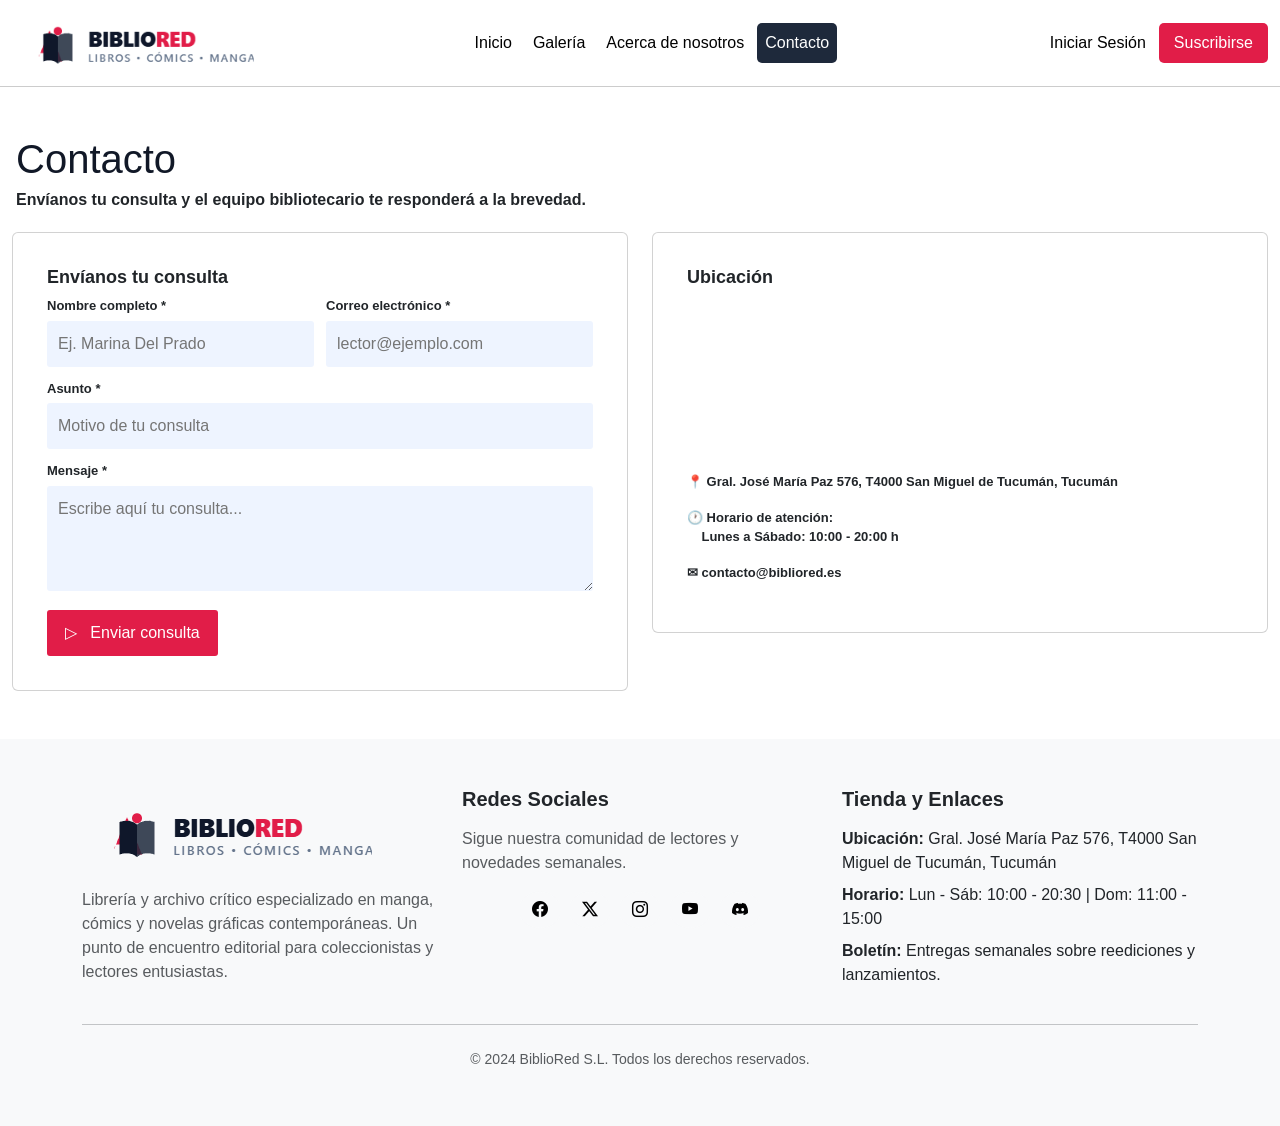
<file: pages/contacto.html>
<!doctype html>
<html lang="es">
  <head>
    <meta charset="UTF-8" />
    <meta name="viewport" content="width=device-width, initial-scale=1.0" />
    <title>Contacto | BiblioRed</title>
    <meta
      name="description"
      content="BiblioRed es un blog sobre manga, cómics, novelas gráficas y literatura fantástica, con reseñas, novedades y recomendaciones de lectura."
    />
    <meta
      name="keywords"
      content="BiblioRed, manga, cómics, novelas gráficas, literatura fantástica, reseñas, novedades, recomendaciones de lectura"
    />
    <meta
      name="author"
      content="Facundo Di Berto, Samir Morhill, Nicolás Nanni, Leiza Gamalero y Paula Omonte"
    />
    <link rel="icon" href="../assets/img/favicon.png" type="image/x-icon" />
    <link
      href="https://cdn.jsdelivr.net/npm/bootstrap@5.3.8/dist/css/bootstrap.min.css"
      rel="stylesheet"
      integrity="sha384-sRIl4kxILFvY47J16cr9ZwB07vP4J8+LH7qKQnuqkuIAvNWLzeN8tE5YBujZqJLB"
      crossorigin="anonymous"
    />
    <link
      rel="stylesheet"
      href="https://cdn.jsdelivr.net/npm/bootstrap-icons@1.13.1/font/bootstrap-icons.min.css"
    />
    <link rel="stylesheet" href="../css/estilos.css" />
  </head>
  <body>
    <header class="sticky-top">
      <nav class="navbar navbar-expand-lg">
        <div class="container-fluid">
          <button
            class="navbar-toggler"
            type="button"
            data-bs-toggle="collapse"
            data-bs-target="#navbarSupportedContent"
            aria-controls="navbarSupportedContent"
            aria-expanded="false"
            aria-label="Toggle navigation"
          >
            <span class="navbar-toggler-icon"></span>
          </button>
          <a class="navbar-brand tamanio" href="../index.html"
            ><img
              class="w-100"
              src="../assets/img/logo-bibliored.png"
              alt="Logo de BiblioRed"
          /></a>
          <div class="collapse navbar-collapse" id="navbarSupportedContent">
            <ul class="navbar-nav mx-auto mb-2 mb-lg-0">
              <li class="nav-item espacio-items">
                <a
                  class="nav-link nav-botones"
                  aria-current="page"
                  href="../index.html"
                >
                  <i class="bi bi-house d-lg-none"></i>Inicio
                </a>
              </li>
              <li class="nav-item espacio-items">
                <a class="nav-link nav-botones" href="galeria-img.html"
                  ><i class="bi bi-book d-lg-none"></i>Galería</a
                >
              </li>
              <li class="nav-item espacio-items">
                <a class="nav-link nav-botones" href="sobre-nosotros.html"
                  ><i class="bi bi-info-circle d-lg-none"></i>Acerca de
                  nosotros</a
                >
              </li>
              <li class="nav-item espacio-items">
                <a
                  class="nav-link nav-botones activo activo-mobile"
                  href="contacto.html"
                  ><i class="bi bi-envelope d-lg-none"></i>Contacto</a
                >
              </li>
            </ul>
            <ul class="navbar-nav ms-auto mb-lg-0 my-3 my-lg-0 mx-lg-0">
              <li class="nav-item espacio-items">
                <a
                  class="nav-link nav-botones activo1 justify-content-center my-1"
                  href="login.html"
                  ><i class="bi bi-box-arrow-in-right d-lg-none"></i>Iniciar
                  Sesión</a
                >
              </li>
              <li class="nav-item espacio-items">
                <button
                  type="button"
                  class="btn-tercery container-fluid"
                  data-bs-toggle="modal"
                  data-bs-target="#staticBackdrop"
                >
                  Suscribirse
                </button>
              </li>
            </ul>
          </div>
        </div>
      </nav>
    </header>

    <!-- CONTENIDO PRINCIPAL -->
    <main class="main-contacto">
      <section class="titulo fw-bold ms-3 pt-5 ">
        <h1>Contacto</h1>
        <p>
          Envíanos tu consulta y el equipo bibliotecario te responderá a la
          brevedad.
        </p>
      </section>
      <div class="container-fluid pb-5">
        <div class="row">
          <div class="col-lg-6 col-md-6 col-sm-12">
            <div class="card">
              <div class="card-body">
                <section class="contacto fw-bold">
                  <!-- FORMULARIO -->
                  <div class="formulario fw-bold">
                    <h2 class="fw-bold">Envíanos tu consulta</h2>

                    <form>
                      <div class="fila">
                        <div class="campo">
                          <label for="nombre">Nombre completo *</label>
                          <input
                            type="text"
                            id="nombre"
                            name="nombre"
                            placeholder="Ej. Marina Del Prado"
                            required
                          />
                        </div>

                        <div class="campo">
                          <label for="email">Correo electrónico *</label>
                          <input
                            type="email"
                            id="email"
                            name="email"
                            placeholder="lector@ejemplo.com"
                            required
                          />
                        </div>
                      </div>

                      <div class="campo">
                        <label for="asunto">Asunto *</label>
                        <input
                          type="text"
                          id="asunto"
                          name="asunto"
                          placeholder="Motivo de tu consulta"
                          required
                        />
                      </div>

                      <div class="campo">
                        <label for="mensaje">Mensaje *</label>
                        <textarea
                          id="mensaje"
                          name="mensaje"
                          placeholder="Escribe aquí tu consulta..."
                          required
                        ></textarea>
                      </div>
                      <button type="submit" class="boton-enviar">
                        ▷ &nbsp; Enviar consulta
                      </button>
                    </form>
                  </div>
                </section>
              </div>
            </div>
          </div>
          <div class="col-lg-6 col-md-6 col-sm-12">
            <!-- UBICACIÓN -->
            <div class="card">
              <div class="card-body">
                <!-- AQUI DENTRO -->
                <section class="ubicacion">
                  <h2 class="fw-bold">Ubicación</h2>
                  <div class="mapa">
                    <iframe
                      title="Mapa de ubicacion de BiblioRed"
                      src="https://www.google.com/maps/embed?pb=!1m18!1m12!1m3!1d4445.497030160775!2d-65.20974192364197!3d-26.836578490028632!2m3!1f0!2f0!3f0!3m2!1i1024!2i768!4f13.1!3m3!1m2!1s0x94225d3ad7f30f1d%3A0xf8606cd659b8e3e4!2sRollingCode%20School!5e1!3m2!1ses-419!2sar!4v1791519106301!5m2!1ses-419!2sar"
                      loading="lazy"
                    >
                    </iframe>
                  </div>

                  <div class="datos mt-3 fw-bold">
                    <p>
                      📍 Gral. José María Paz 576, T4000 San Miguel de Tucumán,
                      Tucumán
                    </p>

                    <p>
                      🕐 Horario de atención:<br />
                      &nbsp;&nbsp;&nbsp;&nbsp;Lunes a Sábado: 10:00 - 20:00 h
                    </p>

                    <p>✉ contacto@bibliored.es</p>
                  </div>
                </section>
              </div>
            </div>
          </div>
        </div>
      </div>
    </main>
    <footer class="bg-light py-5">
      <div class="container">
        <div class="row">
          <div class="col-lg-4 col-md-6 col-sm-12 mb-4 mb-lg-0">
            <img
              src="../assets/img/logo-bibliored.png"
              alt="BiblioRed"
              class="mb-3"
            />
            <p class="text-muted">
              Librería y archivo crítico especializado en manga, cómics y
              novelas gráficas contemporáneas. Un punto de encuentro editorial
              para coleccionistas y lectores entusiastas.
            </p>
          </div>

          <div class="col-lg-4 col-md-6 col-sm-12 mb-4 mb-lg-0">
            <h5 class="fw-bold mb-3">Redes Sociales</h5>
            <p class="text-muted">
              Sigue nuestra comunidad de lectores y novedades semanales.
            </p>
            <div class="d-flex gap-2 text-center justify-content-center">
              <a href="./pag404.html" class="btn btn-light rounded-circle"
                ><i class="bi bi-facebook"></i
              ></a>
              <a href="./pag404.html" class="btn btn-light rounded-circle"
                ><i class="bi bi-twitter-x"></i
              ></a>
              <a href="./pag404.html" class="btn btn-light rounded-circle"
                ><i class="bi bi-instagram"></i
              ></a>
              <a href="./pag404.html" class="btn btn-light rounded-circle"
                ><i class="bi bi-youtube"></i
              ></a>
              <a href="./pag404.html" class="btn btn-light rounded-circle"
                ><i class="bi bi-discord"></i
              ></a>
            </div>
          </div>

          <div class="col-lg-4 col-md-12 col-sm-12">
            <h5 class="fw-bold mb-3">Tienda y Enlaces</h5>
            <p class="mb-2">
              <strong>Ubicación:</strong> Gral. José María Paz 576, T4000 San
              Miguel de Tucumán, Tucumán
            </p>
            <p class="mb-2">
              <strong>Horario:</strong> Lun - Sáb: 10:00 - 20:30 | Dom: 11:00 -
              15:00
            </p>
            <p class="mb-2">
              <strong>Boletín:</strong> Entregas semanales sobre reediciones y
              lanzamientos.
            </p>
          </div>
        </div>

        <hr class="my-4" />
        <div class="text-center text-muted small pb-2">
          © 2024 BiblioRed S.L. Todos los derechos reservados.
        </div>
      </div>
    </footer>
    <div
      class="modal fade"
      id="staticBackdrop"
      data-bs-backdrop="static"
      data-bs-keyboard="false"
      tabindex="-1"
      aria-labelledby="staticBackdropLabel"
      aria-hidden="true"
    >
      <div class="modal-dialog">
        <div class="modal-content">
          <div class="modal-header border-0">
            <h2 class="modal-title fs-5 fw-bold" id="staticBackdropLabel">
              Suscripción a Novedades
            </h2>
            <button
              type="button"
              class="btn-close"
              data-bs-dismiss="modal"
              aria-label="Close"
            ></button>
          </div>
          <div class="text-justify p-3">
            Recibe notificaciones inmediatas sobre nuevos tomos, mangas
            limitados y reseñas
          </div>
          <div class="modal-body">
            <div class="mb-3">
              <label for="nombre" class="form-label FW-bold"
                >Nombre Completo</label
              >
              <input
                type="text"
                class="form-control"
                id="nombre"
                placeholder="Tu nombre o alias de lector"
              />
            </div>
            <div class="mb-3">
              <label for="email" class="form-label fw-bold"
                >Correo electrónico</label
              >
              <input
                type="email"
                class="form-control"
                id="email"
                placeholder="ejemplo@correo.com"
              />
            </div>
            <div class="mb-3">
              <label for="categoria" class="form-label fw-bold"
                >Categoría preferida</label
              >
              <select class="form-control" id="categoria">
                <option value="" disabled selected hidden>
                  Manga, Libro, Revista
                </option>
                <option value="1">Manga</option>
                <option value="2">Libro</option>
                <option value="3">Revista</option>
              </select>
            </div>
            <div class="modal-footer">
              <button
                type="button"
                class="btn btn-danger bg-white text-black border-dark"
              >
                Cancelar
              </button>
              <button type="button" class="btn btn-danger">
                Confirmar Suscripción
              </button>
            </div>
          </div>
        </div>
      </div>
    </div>
    <script
      src="https://cdn.jsdelivr.net/npm/bootstrap@5.3.8/dist/js/bootstrap.bundle.min.js"
      integrity="sha384-FKyoEForCGlyvwx9Hj09JcYn3nv7wiPVlz7YYwJrWVcXK/BmnVDxM+D2scQbITxI"
      crossorigin="anonymous"
    ></script>
  </body>
</html>
</file>
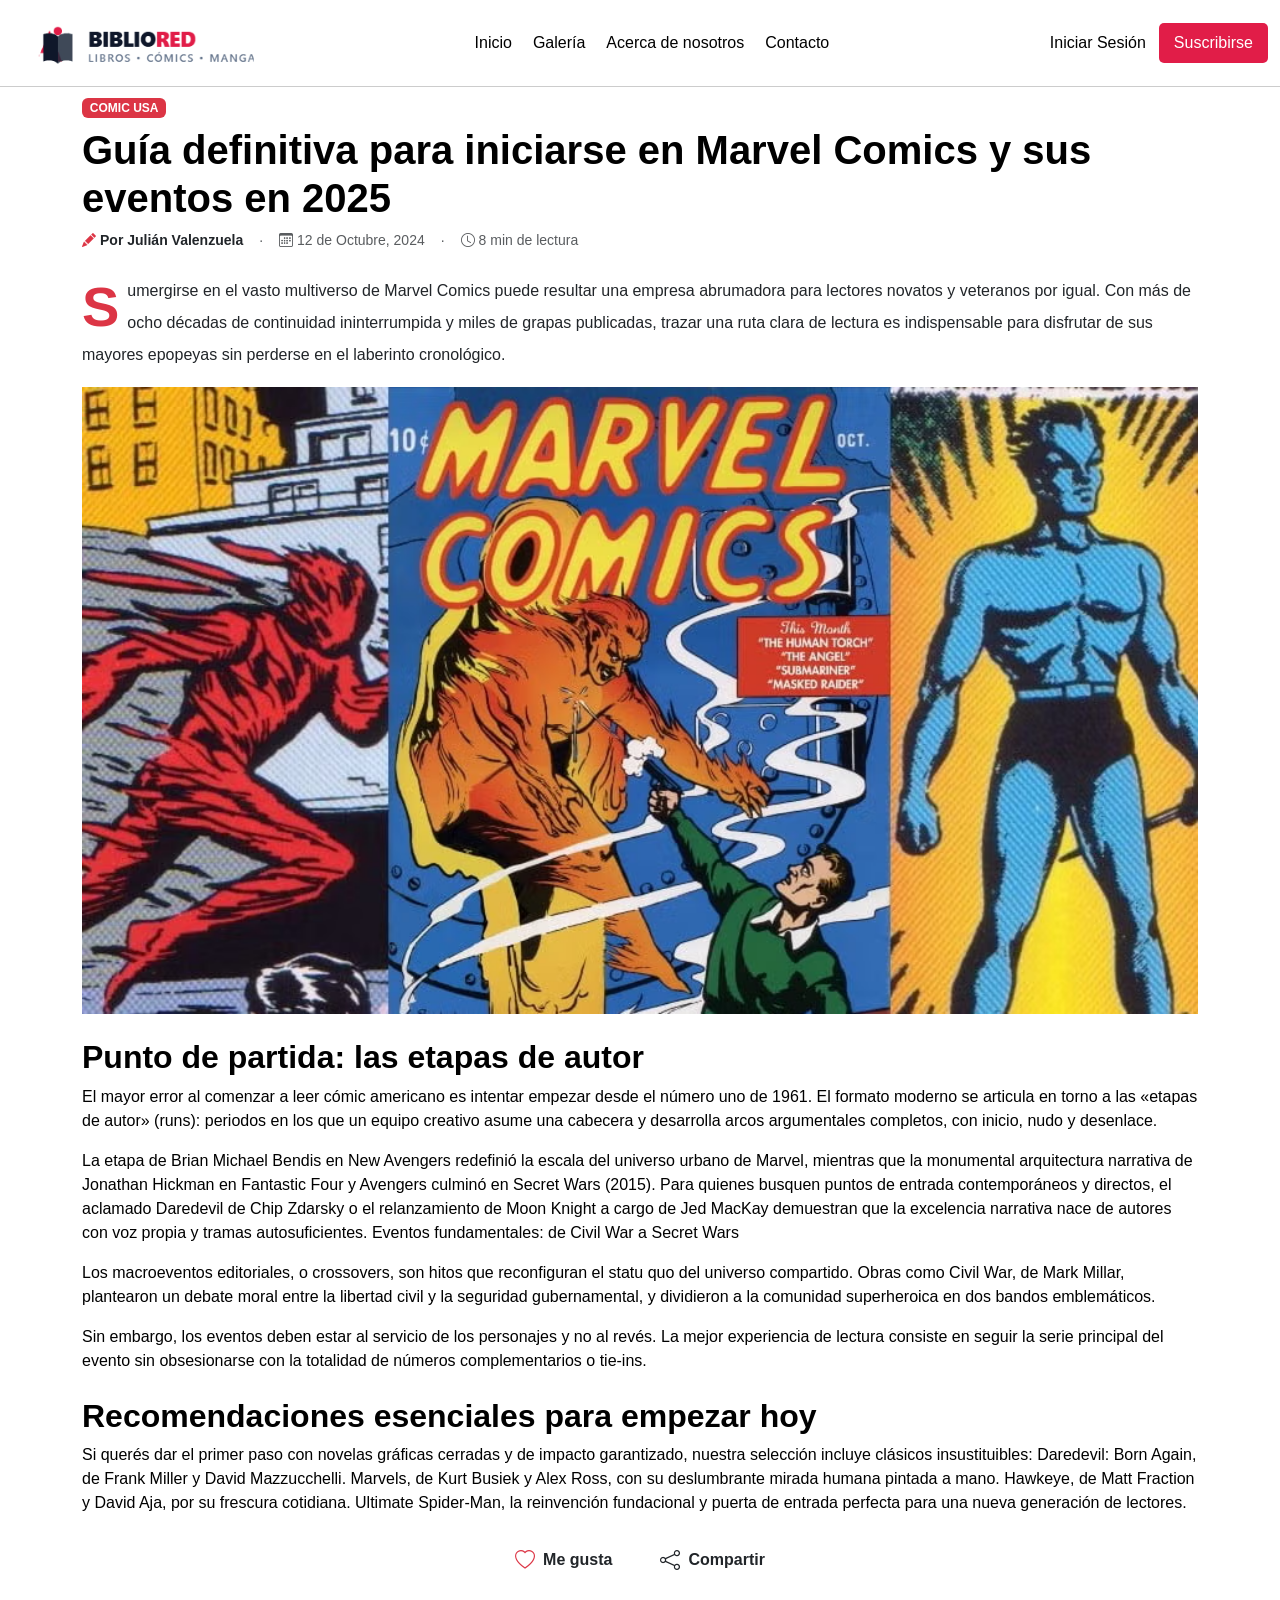
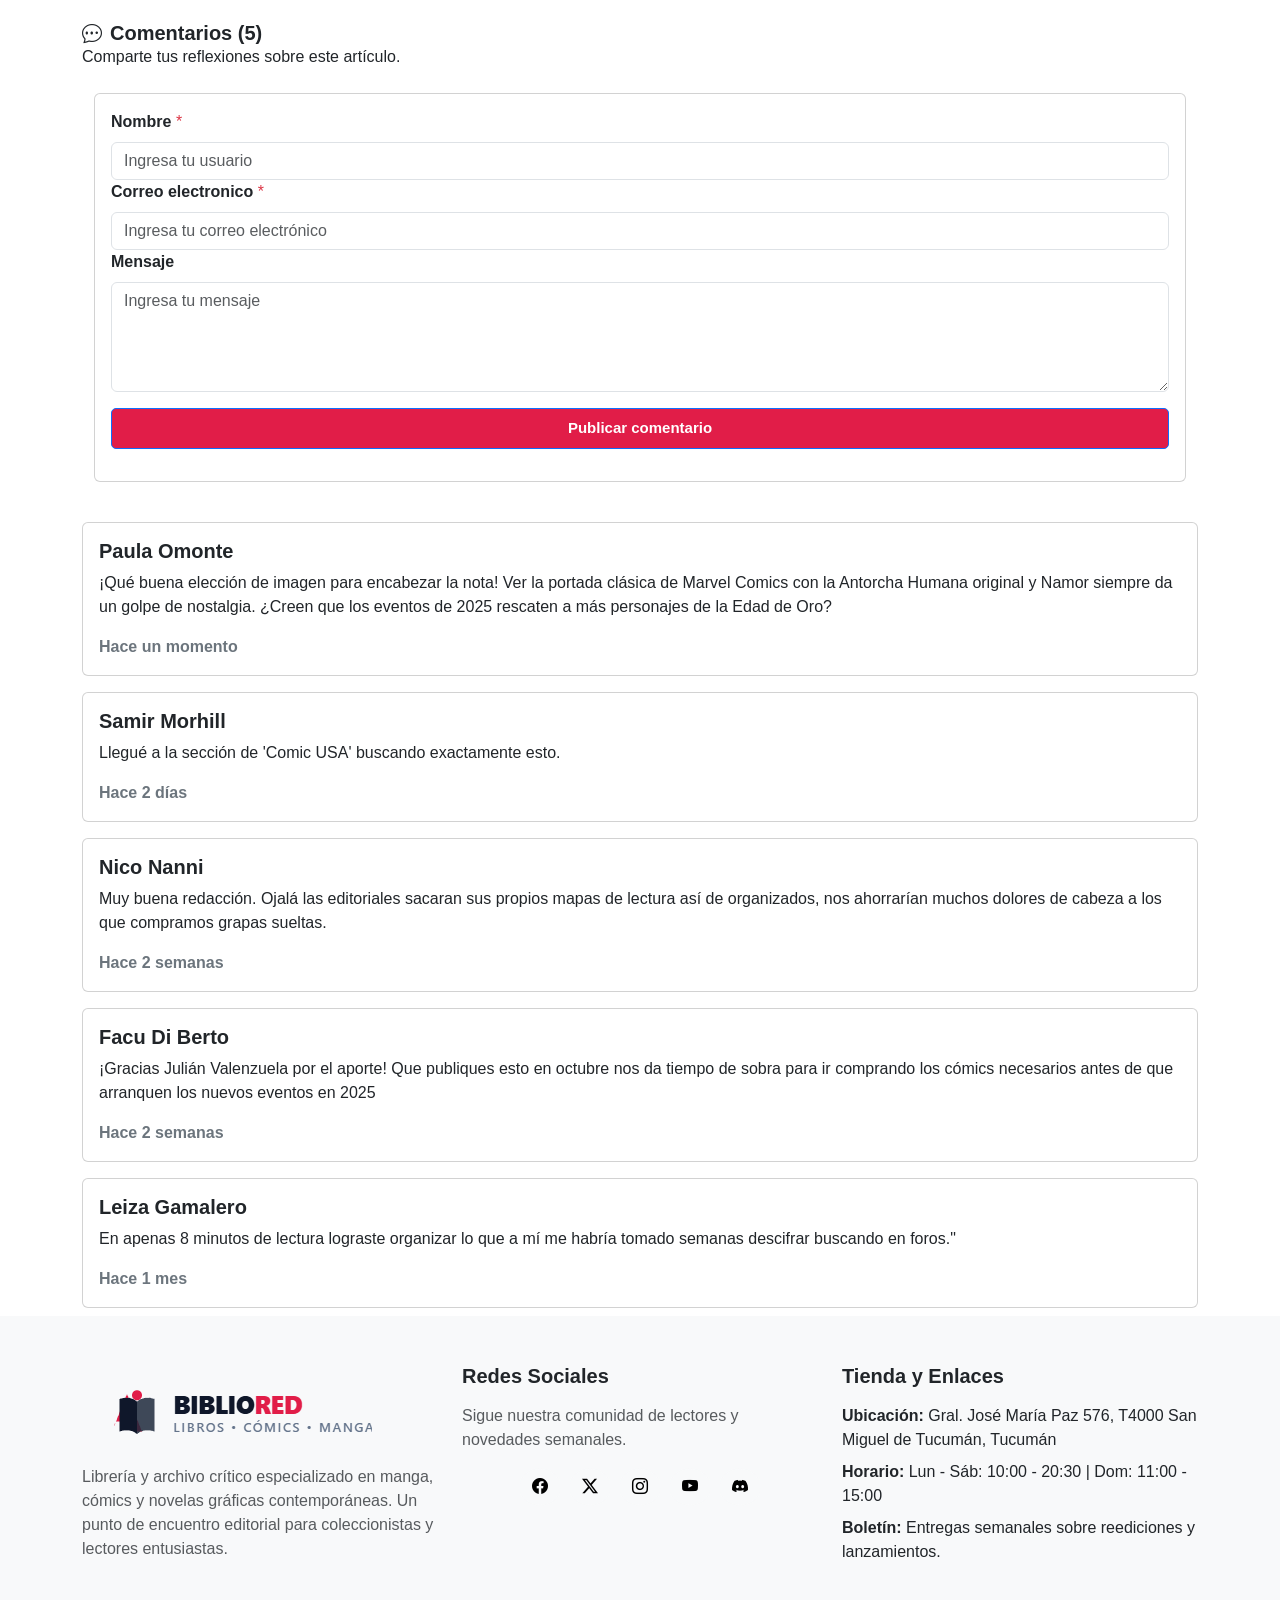
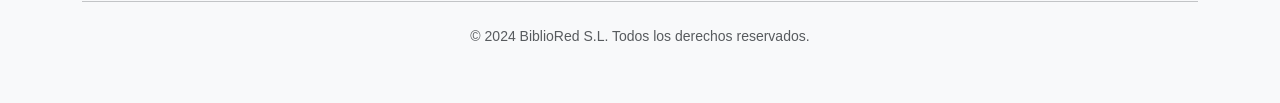
<file: pages/entrada-blog.html>
<!doctype html>
<html lang="es">
  <head>
    <meta charset="UTF-8" />
    <meta name="viewport" content="width=device-width, initial-scale=1.0" />
    <title>Entrada del Blog | BiblioRed</title>
    <meta
      name="description"
      content="BiblioRed es un blog sobre manga, cómics, novelas gráficas y literatura fantástica, con reseñas, novedades y recomendaciones de lectura."
    />
    <meta
      name="keywords"
      content="BiblioRed, manga, cómics, novelas gráficas, literatura fantástica, reseñas, novedades, recomendaciones de lectura"
    />
    <meta
      name="author"
      content="Facundo Di Berto, Samir Morhill, Nicolás Nanni, Leiza Gamalero y Paula Omonte"
    />
    <link rel="icon" href="../assets/img/favicon.png" type="image/x-icon" />
    <link
      href="https://cdn.jsdelivr.net/npm/bootstrap@5.3.8/dist/css/bootstrap.min.css"
      rel="stylesheet"
      integrity="sha384-sRIl4kxILFvY47J16cr9ZwB07vP4J8+LH7qKQnuqkuIAvNWLzeN8tE5YBujZqJLB"
      crossorigin="anonymous"
    />
    <link
      rel="stylesheet"
      href="https://cdn.jsdelivr.net/npm/bootstrap-icons@1.13.1/font/bootstrap-icons.min.css"
    />
    <link
      rel="stylesheet"
      href="https://cdn.jsdelivr.net/npm/bootstrap-icons@1.11.1/font/bootstrap-icons.css"
    />
    <link rel="stylesheet" href="../css/estilos.css" />
  </head>
  <body>
    <header class="sticky-top">
      <nav class="navbar navbar-expand-lg">
        <div class="container-fluid">
          <button
            class="navbar-toggler"
            type="button"
            data-bs-toggle="collapse"
            data-bs-target="#navbarSupportedContent"
            aria-controls="navbarSupportedContent"
            aria-expanded="false"
            aria-label="Toggle navigation"
          >
            <span class="navbar-toggler-icon"></span>
          </button>
          <a class="navbar-brand tamanio" href="../index.html"
            ><img
              class="w-100"
              src="../assets/img/logo-bibliored.png"
              alt="Logo de BiblioRed"
          /></a>
          <div class="collapse navbar-collapse" id="navbarSupportedContent">
            <ul class="navbar-nav mx-auto mb-2 mb-lg-0">
              <li class="nav-item espacio-items">
                <a
                  class="nav-link nav-botones"
                  aria-current="page"
                  href="../index.html"
                >
                  <i class="bi bi-house d-lg-none"></i>Inicio
                </a>
              </li>
              <li class="nav-item espacio-items">
                <a class="nav-link nav-botones" href="galeria-img.html"
                  ><i class="bi bi-book d-lg-none"></i>Galería</a
                >
              </li>
              <li class="nav-item espacio-items">
                <a class="nav-link nav-botones" href="sobre-nosotros.html"
                  ><i class="bi bi-info-circle d-lg-none"></i>Acerca de
                  nosotros</a
                >
              </li>
              <li class="nav-item espacio-items">
                <a class="nav-link nav-botones" href="contacto.html"
                  ><i class="bi bi-envelope d-lg-none"></i>Contacto</a
                >
              </li>
            </ul>
            <ul class="navbar-nav ms-auto mb-lg-0 my-3 my-lg-0 mx-lg-0">
              <li class="nav-item espacio-items">
                <a
                  class="nav-link nav-botones activo1 justify-content-center my-1"
                  href="login.html"
                  ><i class="bi bi-box-arrow-in-right d-lg-none"></i>Iniciar
                  Sesión</a
                >
              </li>
              <li class="nav-item espacio-items">
                <button
                  type="button"
                  class="btn-tercery container-fluid"
                  data-bs-toggle="modal"
                  data-bs-target="#staticBackdrop"
                >
                  Suscribirse
                </button>
              </li>
            </ul>
          </div>
        </div>
      </nav>
    </header>
    <main>
      <section class="container py-2 text-black">
        <span class="badge text-bg-danger mb-2">COMIC USA</span>

        <h1 class="fw-bold">
          Guía definitiva para iniciarse en Marvel Comics y sus eventos en 2025
        </h1>

        <div
          class="d-flex flex-wrap align-items-center text-muted small mb-4 gap-3"
        >
          <div class="d-flex align-items-center gap-1">
            <i class="bi bi-pencil-fill text-danger"></i>
            <span class="text-dark fw-semibold">Por Julián Valenzuela</span>
          </div>
          <span>·</span>
          <div class="d-flex align-items-center gap-1">
            <i class="bi bi-calendar3"></i>
            <span>12 de Octubre, 2024</span>
          </div>
          <span>·</span>
          <div class="d-flex align-items-center gap-1">
            <i class="bi bi-clock"></i>
            <span>8 min de lectura</span>
          </div>
        </div>
          <p class="text-dark lh-lg">
            <span
              class="float-start display-4 fw-bold text-danger me-2 lh-1 mt-1"
              >S</span
            >umergirse en el vasto multiverso de Marvel Comics puede resultar
            una empresa abrumadora para lectores novatos y veteranos por igual.
            Con más de ocho décadas de continuidad ininterrumpida y miles de
            grapas publicadas, trazar una ruta clara de lectura es indispensable
            para disfrutar de sus mayores epopeyas sin perderse en el laberinto
            cronológico.
          </p>
          <div class="text-center">
            <img
              class="img text-center"
              src="../assets/img/marvel-comic-1648029922.avif"
              alt="Marvel Comics"
              width="100%"
              height="auto"
            />
          </div>
          <h2 class="fw-bold mt-4">Punto de partida: las etapas de autor</h2>

          <p>
            El mayor error al comenzar a leer cómic americano es intentar
            empezar desde el número uno de 1961. El formato moderno se articula
            en torno a las «etapas de autor» (runs): periodos en los que un
            equipo creativo asume una cabecera y desarrolla arcos argumentales
            completos, con inicio, nudo y desenlace.
          </p>
          <p>
            La etapa de Brian Michael Bendis en New Avengers redefinió la escala
            del universo urbano de Marvel, mientras que la monumental
            arquitectura narrativa de Jonathan Hickman en Fantastic Four y
            Avengers culminó en Secret Wars (2015). Para quienes busquen puntos
            de entrada contemporáneos y directos, el aclamado Daredevil de Chip
            Zdarsky o el relanzamiento de Moon Knight a cargo de Jed MacKay
            demuestran que la excelencia narrativa nace de autores con voz
            propia y tramas autosuficientes. Eventos fundamentales: de Civil War
            a Secret Wars
          </p>
          <p>
            Los macroeventos editoriales, o crossovers, son hitos que
            reconfiguran el statu quo del universo compartido. Obras como Civil
            War, de Mark Millar, plantearon un debate moral entre la libertad
            civil y la seguridad gubernamental, y dividieron a la comunidad
            superheroica en dos bandos emblemáticos.
          </p>
          <p>
            Sin embargo, los eventos deben estar al servicio de los personajes y
            no al revés. La mejor experiencia de lectura consiste en seguir la
            serie principal del evento sin obsesionarse con la totalidad de
            números complementarios o tie-ins.
          </p>
          <h2 class="fw-bold mt-4">
            Recomendaciones esenciales para empezar hoy
          </h2>
          <p>
            Si querés dar el primer paso con novelas gráficas cerradas y de
            impacto garantizado, nuestra selección incluye clásicos
            insustituibles: Daredevil: Born Again, de Frank Miller y David
            Mazzucchelli. Marvels, de Kurt Busiek y Alex Ross, con su
            deslumbrante mirada humana pintada a mano. Hawkeye, de Matt Fraction
            y David Aja, por su frescura cotidiana. Ultimate Spider-Man, la
            reinvención fundacional y puerta de entrada perfecta para una nueva
            generación de lectores.
          </p>
        </div>

        <div class="d-flex justify-content-center gap-4 my-4">
          <button
            class="btn text-dark fw-bold d-flex align-items-center gap-2 border-0 bg-transparent"
          >
            <i class="bi bi-heart text-danger fs-5"></i> Me gusta
          </button>

          <button
            class="btn text-dark fw-bold d-flex align-items-center gap-2 border-0 bg-transparent"
          >
            <i class="bi bi-share fs-5"></i> Compartir
          </button>
        </div>
      </section>

      <section class="container py-2">
        <h5 class="card-title fw-bold d-flex pd-2 align-items-center gap-2">
          <i class="bi bi-chat-dots"></i>Comentarios (5)
        </h5>
        <p>Comparte tus reflexiones sobre este artículo.</p>
        <div class="container py-2">
          <div class="card">
            <div class="card-body">
              <div class="mb-3">
                <label for="username" class="form-label fw-bold">Nombre</label>
                <span class="text-danger mb-2">*</span>
                <input
                  type="text"
                  class="form-control"
                  id="username"
                  placeholder="Ingresa tu usuario"
                  minlength="6"
                  maxlength="254"
                  required
                />
                <label for="email" class="form-label fw-bold"
                  >Correo electronico</label
                >
                <span class="text-danger mb-2">*</span>
                <input
                  type="email"
                  class="form-control"
                  id="email"
                  placeholder="Ingresa tu correo electrónico"
                  minlength="6"
                  maxlength="254"
                  required
                />
                <label for="message" class="form-label fw-bold mb-2"
                  >Mensaje</label
                >

                <textarea
                  class="form-control mb-3"
                  id="message"
                  placeholder="Ingresa tu mensaje"
                  minlength="10"
                  maxlength="500"
                  rows="4"
                  required
                ></textarea>
                <a href="./pag404.html">
                  <button
                    type="button"
                    class="btn btn-primary w-100 py-2 px-5 fw-bold"
                  >
                    Publicar comentario
                  </button>
                </a>
              </div>
            </div>
          </div>
        </div>
      </section>

      <section>
        <div class="container py-2">
          <div class="card mt-3">
            <div class="card-body">
              <h5 class="card-title fw-bold">Paula Omonte</h5>
              <p class="card-text">
                ¡Qué buena elección de imagen para encabezar la nota! Ver la
                portada clásica de Marvel Comics con la Antorcha Humana original
                y Namor siempre da un golpe de nostalgia. ¿Creen que los eventos
                de 2025 rescaten a más personajes de la Edad de Oro?
              </p>
              <div class="text-secondary fw-bold">Hace un momento</div>
            </div>
          </div>
          <div class="card mt-3">
            <div class="card-body">
              <h5 class="card-title fw-bold">Samir Morhill</h5>
              <p class="card-text">
                Llegué a la sección de 'Comic USA' buscando exactamente esto.
              </p>
              <div class="text-secondary fw-bold">Hace 2 días</div>
            </div>
          </div>
          <div class="card mt-3">
            <div class="card-body">
              <h5 class="card-title fw-bold">Nico Nanni</h5>
              <p class="card-text">
                Muy buena redacción. Ojalá las editoriales sacaran sus propios
                mapas de lectura así de organizados, nos ahorrarían muchos
                dolores de cabeza a los que compramos grapas sueltas.
              </p>
              <div class="text-secondary fw-bold">Hace 2 semanas</div>
            </div>
          </div>
          <div class="card mt-3">
            <div class="card-body">
              <h5 class="card-title fw-bold">Facu Di Berto</h5>
              <p class="card-text">
                ¡Gracias Julián Valenzuela por el aporte! Que publiques esto en
                octubre nos da tiempo de sobra para ir comprando los cómics
                necesarios antes de que arranquen los nuevos eventos en 2025
              </p>
              <div class="text-secondary fw-bold">Hace 2 semanas</div>
            </div>
          </div>
          <div class="card mt-3">
            <div class="card-body">
              <h5 class="card-title fw-bold">Leiza Gamalero</h5>
              <p class="card-text">
                En apenas 8 minutos de lectura lograste organizar lo que a mí me
                habría tomado semanas descifrar buscando en foros."
              </p>
              <div class="text-secondary fw-bold">Hace 1 mes</div>
            </div>
          </div>
        </div>
      </section>
    </main>
    <footer class="bg-light py-5">
      <div class="container">
        <div class="row">
          <div class="col-lg-4 col-md-6 col-sm-12 mb-4 mb-lg-0">
            <img
              src="../assets/img/logo-bibliored.png"
              alt="BiblioRed"
              class="mb-3"
            />
            <p class="text-muted">
              Librería y archivo crítico especializado en manga, cómics y
              novelas gráficas contemporáneas. Un punto de encuentro editorial
              para coleccionistas y lectores entusiastas.
            </p>
          </div>

          <div class="col-lg-4 col-md-6 col-sm-12 mb-4 mb-lg-0">
            <h5 class="fw-bold mb-3">Redes Sociales</h5>
            <p class="text-muted">
              Sigue nuestra comunidad de lectores y novedades semanales.
            </p>
            <div class="d-flex gap-2 text-center justify-content-center">
              <a href="./pag404.html" class="btn btn-light rounded-circle"
                ><i class="bi bi-facebook"></i
              ></a>
              <a href="./pag404.html" class="btn btn-light rounded-circle"
                ><i class="bi bi-twitter-x"></i
              ></a>
              <a href="./pag404.html" class="btn btn-light rounded-circle"
                ><i class="bi bi-instagram"></i
              ></a>
              <a href="./pag404.html" class="btn btn-light rounded-circle"
                ><i class="bi bi-youtube"></i
              ></a>
              <a href="./pag404.html" class="btn btn-light rounded-circle"
                ><i class="bi bi-discord"></i
              ></a>
            </div>
          </div>

          <div class="col-lg-4 col-md-12 col-sm-12">
            <h5 class="fw-bold mb-3">Tienda y Enlaces</h5>
            <p class="mb-2">
              <strong>Ubicación:</strong> Gral. José María Paz 576, T4000 San
              Miguel de Tucumán, Tucumán
            </p>
            <p class="mb-2">
              <strong>Horario:</strong> Lun - Sáb: 10:00 - 20:30 | Dom: 11:00 -
              15:00
            </p>
            <p class="mb-2">
              <strong>Boletín:</strong> Entregas semanales sobre reediciones y
              lanzamientos.
            </p>
          </div>
        </div>

        <hr class="my-4" />
        <div class="text-center text-muted small pb-2">
          © 2024 BiblioRed S.L. Todos los derechos reservados.
        </div>
      </div>
    </footer>
    <div
      class="modal fade"
      id="staticBackdrop"
      data-bs-backdrop="static"
      data-bs-keyboard="false"
      tabindex="-1"
      aria-labelledby="staticBackdropLabel"
      aria-hidden="true"
    >
      <div class="modal-dialog">
        <div class="modal-content">
          <div class="modal-header border-0">
            <h1 class="modal-title fs-5 fw-bold" id="staticBackdropLabel">
              Suscripción a Novedades
            </h1>
            <button
              type="button"
              class="btn-close"
              data-bs-dismiss="modal"
              aria-label="Close"
            ></button>
          </div>
          <div class="text-justify p-3">
            Recibe notificaciones inmediatas sobre nuevos tomos, mangas
            limitados y reseñas
          </div>
          <div class="modal-body">
            <div class="mb-3">
              <label for="nombre" class="form-label FW-bold"
                >Nombre Completo</label
              >
              <input
                type="text"
                class="form-control"
                id="nombre"
                placeholder="Tu nombre o alias de lector"
              />
            </div>
            <div class="mb-3">
              <label for="email" class="form-label fw-bold"
                >Correo electrónico</label
              >
              <input
                type="email"
                class="form-control"
                id="email"
                placeholder="ejemplo@correo.com"
              />
            </div>
            <div class="mb-3">
              <label for="categoria" class="form-label fw-bold"
                >Categoría preferida</label
              >
              <select class="form-control" id="categoria">
                <option value="" disabled selected hidden>
                  Manga, Libro, Revista
                </option>
                <option value="1">Manga</option>
                <option value="2">Libro</option>
                <option value="3">Revista</option>
              </select>
            </div>
          </div>
          <div class="modal-footer">
            <button
              type="button"
              class="btn btn-danger bg-white text-black border-dark"
              data-bs-dismiss="modal"
            >
              Cancelar
            </button>
            <button
              type="button"
              class="btn btn-danger bg-white text-black border-dark"
            >
              Confirmar Suscripción
            </button>
          </div>
        </div>
      </div>
    </div>
    <script
      src="https://cdn.jsdelivr.net/npm/bootstrap@5.3.8/dist/js/bootstrap.bundle.min.js"
      integrity="sha384-FKyoEForCGlyvwx9Hj09JcYn3nv7wiPVlz7YYwJrWVcXK/BmnVDxM+D2scQbITxI"
      crossorigin="anonymous"
    ></script>
  </body>
</html>
</file>
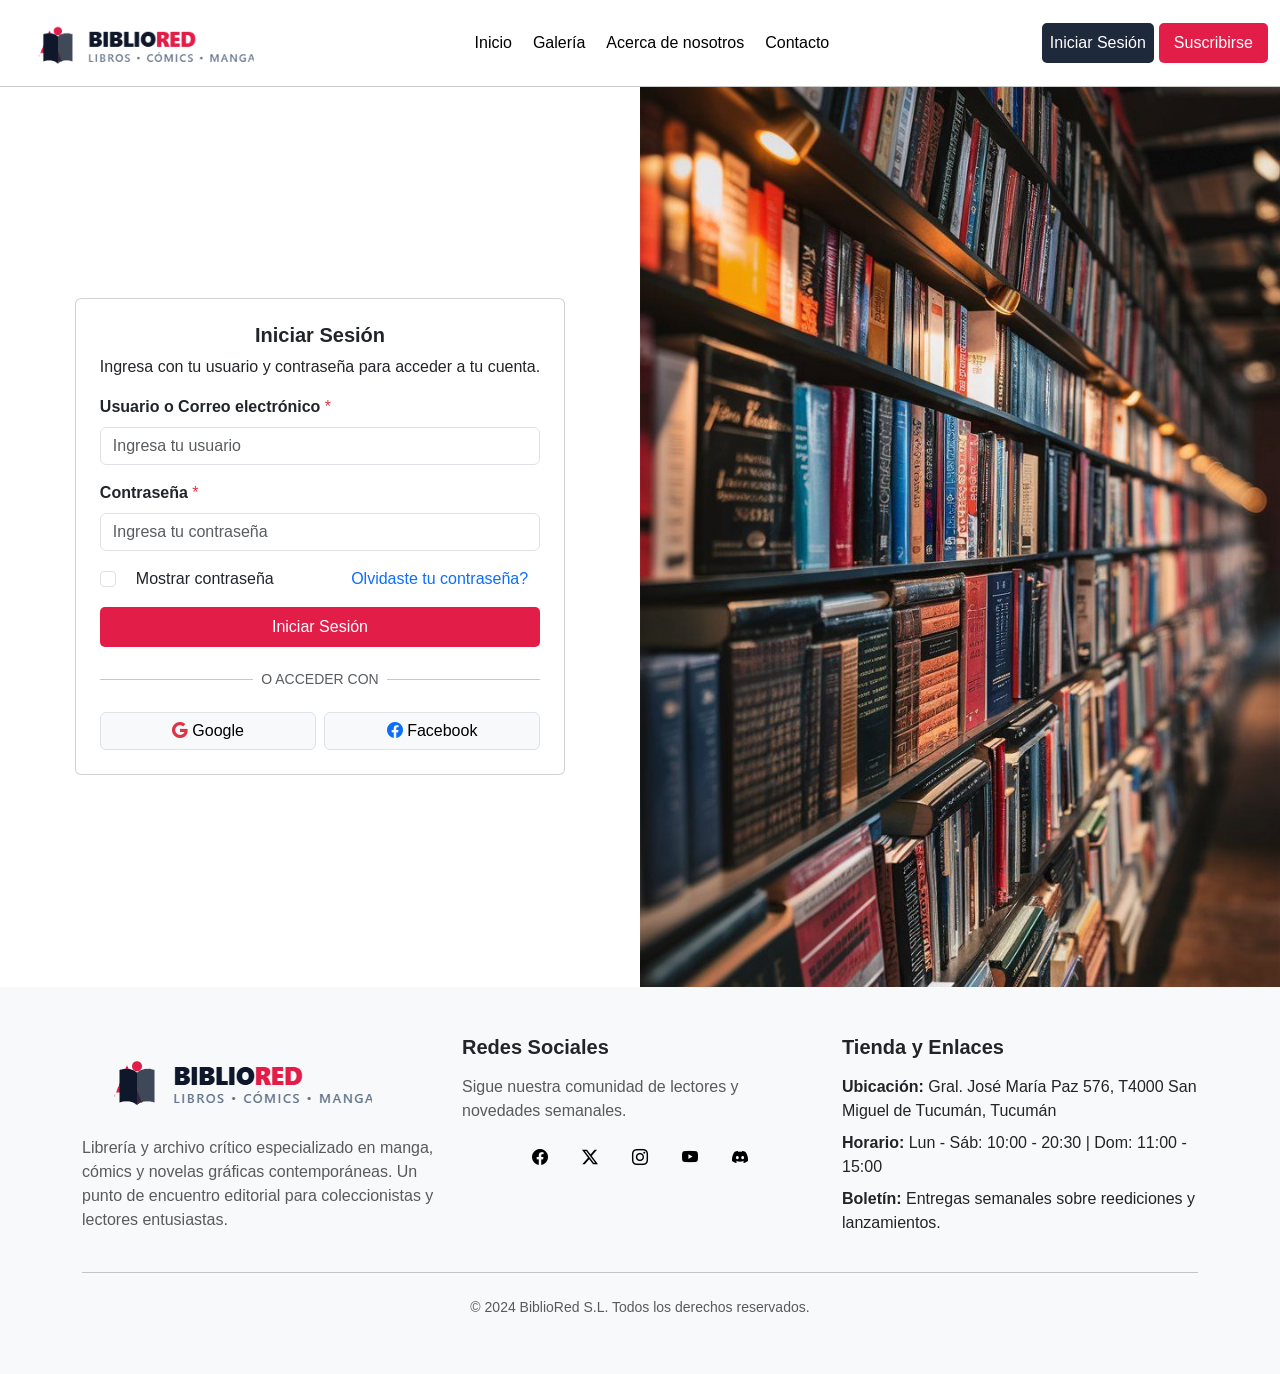
<file: pages/login.html>
<!doctype html>
<html lang="es">
  <head>
    <meta charset="UTF-8" />
    <meta name="viewport" content="width=device-width, initial-scale=1.0" />
    <title>Iniciar Sesión | BiblioRed</title>
    <meta
      name="description"
      content="BiblioRed es un blog sobre manga, cómics, novelas gráficas y literatura fantástica, con reseñas, novedades y recomendaciones de lectura."
    />
    <meta
      name="keywords"
      content="BiblioRed, manga, cómics, novelas gráficas, literatura fantástica, reseñas, novedades, recomendaciones de lectura"
    />
    <meta
      name="author"
      content="Facundo Di Berto, Samir Morhill, Nicolás Nanni, Leiza Gamalero y Paula Omonte"
    />
    <link rel="icon" href="../assets/img/favicon.png" type="image/x-icon" />
    <link
      href="https://cdn.jsdelivr.net/npm/bootstrap@5.3.8/dist/css/bootstrap.min.css"
      rel="stylesheet"
      integrity="sha384-sRIl4kxILFvY47J16cr9ZwB07vP4J8+LH7qKQnuqkuIAvNWLzeN8tE5YBujZqJLB"
      crossorigin="anonymous"
    />
    <link
      rel="stylesheet"
      href="https://cdn.jsdelivr.net/npm/bootstrap-icons@1.13.1/font/bootstrap-icons.min.css"
    />
    <link rel="stylesheet" href="../css/estilos.css" />
  </head>
  <body>
    <header class="sticky-top">
      <nav class="navbar navbar-expand-lg">
        <div class="container-fluid">
          <button
            class="navbar-toggler"
            type="button"
            data-bs-toggle="collapse"
            data-bs-target="#navbarSupportedContent"
            aria-controls="navbarSupportedContent"
            aria-expanded="false"
            aria-label="Toggle navigation"
          >
            <span class="navbar-toggler-icon"></span>
          </button>
          <a class="navbar-brand tamanio" href="../index.html"
            ><img
              class="w-100"
              src="../assets/img/logo-bibliored.png"
              alt="Logo de BiblioRed"
          /></a>
          <div class="collapse navbar-collapse" id="navbarSupportedContent">
            <ul class="navbar-nav mx-auto mb-2 mb-lg-0">
              <li class="nav-item espacio-items">
                <a
                  class="nav-link nav-botones"
                  aria-current="page"
                  href="../index.html"
                >
                  <i class="bi bi-house d-lg-none"></i>Inicio
                </a>
              </li>
              <li class="nav-item espacio-items">
                <a class="nav-link nav-botones" href="galeria-img.html"
                  ><i class="bi bi-book d-lg-none"></i>Galería</a
                >
              </li>
              <li class="nav-item espacio-items">
                <a class="nav-link nav-botones" href="sobre-nosotros.html"
                  ><i class="bi bi-info-circle d-lg-none"></i>Acerca de
                  nosotros</a
                >
              </li>
              <li class="nav-item espacio-items">
                <a class="nav-link nav-botones" href="contacto.html"
                  ><i class="bi bi-envelope d-lg-none"></i>Contacto</a
                >
              </li>
            </ul>
            <ul class="navbar-nav ms-auto mb-lg-0 my-3 my-lg-0 mx-lg-0">
              <li class="nav-item espacio-items">
                <a
                  class="nav-link nav-botones activo activo1 activo-mobile justify-content-center my-1"
                  href="login.html"
                  ><i class="bi bi-box-arrow-in-right d-lg-none"></i>Iniciar
                  Sesión</a
                >
              </li>
              <li class="nav-item espacio-items">
                <button
                  type="button"
                  class="btn-tercery container-fluid"
                  data-bs-toggle="modal"
                  data-bs-target="#staticBackdrop"
                >
                  Suscribirse
                </button>
              </li>
            </ul>
          </div>
        </div>
      </nav>
    </header>
    <main>
      <div class="container-fluid">
        <div class="row h-100">
          <div
            class="col-md-6 d-flex align-items-center justify-content-center"
          >
            <div class="card">
              <div class="card-body pt-4 px-4 pb-2">
                <h5 class="card-title fw-bold text-center">Iniciar Sesión</h5>
                <p class="card-text">
                  Ingresa con tu usuario y contraseña para acceder a tu cuenta.
                </p>
                <form class="form-login">
                  <div class="mb-3">
                    <label for="username" class="form-label fw-bold"
                      >Usuario o Correo electrónico</label
                    >
                    <span class="text-danger mb-2">*</span>
                    <!-- <span class="badge text-bg-danger mb-2">REQUERIDO</span> -->
                    <input
                      type="text"
                      class="form-control"
                      id="username"
                      placeholder="Ingresa tu usuario"
                      minlength="6"
                      maxlength="254"
                      required
                    />
                  </div>
                  <div class="mb-3">
                    <label for="password" class="form-label fw-bold"
                      >Contraseña</label
                    >
                    <span class="text-danger mb-2">*</span>
                    <input
                      type="password"
                      class="form-control"
                      id="password"
                      minlength="8"
                      maxlength="64"
                      placeholder="Ingresa tu contraseña"
                      required
                    />
                  </div>
                  <div class="form-check mb-3">
                    <input
                      class="form-check-input"
                      type="checkbox"
                      id="showPasswordCheck"
                    />
                    <div class="container d-flex justify-content-between">
                      <label class="form-check-label" for="showPasswordCheck">
                        Mostrar contraseña
                      </label>
                      <label class="form-check-label">
                        <a
                          href="#"
                          class="text-decoration-none"
                          data-bs-toggle="modal"
                          data-bs-target="#recuperarPasswordModal"
                          >Olvidaste tu contraseña?</a
                        >
                      </label>
                    </div>
                  </div>
                  <button
                    type="submit"
                    class="btn-iniciar-sesion text-white w-100 py-2 mb-3"
                  >
                    Iniciar Sesión
                  </button>
                  <div class="d-flex align-items-center mb-3">
                    <hr class="flex-grow-1" />
                    <span class="mx-2 text-muted small">O ACCEDER CON</span>
                    <hr class="flex-grow-1" />
                  </div>

                  <div class="row g-2 text-center">
                    <div class="col-6">
                      <a href="./pag404.html">
                        <button
                          type="button"
                          class="btn btn-light border w-100 mb-3"
                        >
                          <i class="bi bi-google text-danger"></i> Google
                        </button>
                      </a>
                    </div>
                    <div class="col-6">
                      <a href="./pag404.html">
                        <button
                          type="button"
                          class="btn btn-light border w-100 mb-3"
                        >
                          <i class="bi bi-facebook text-primary"></i> Facebook
                        </button>
                      </a>
                    </div>
                  </div>
                </form>
              </div>
            </div>
          </div>

          <div
            class="col-md-6 d-none d-md-block p-0 m-0 vh-100 overflow-hidden"
          >
            <img
              src="../assets/img/imagen-login.jpg"
              class="w-100 h-100 object-fit-cover"
              alt="Imagen de inicio de sesión"
            />
          </div>
        </div>
      </div>
    </main>

    <footer class="bg-light py-5">
      <div class="container">
        <div class="row">
          <div class="col-lg-4 col-md-6 col-sm-12 mb-4 mb-lg-0">
            <img
              src="../assets/img/logo-bibliored.png"
              alt="BiblioRed"
              class="mb-3"
            />
            <p class="text-muted">
              Librería y archivo crítico especializado en manga, cómics y
              novelas gráficas contemporáneas. Un punto de encuentro editorial
              para coleccionistas y lectores entusiastas.
            </p>
          </div>

          <div class="col-lg-4 col-md-6 col-sm-12 mb-4 mb-lg-0">
            <h5 class="fw-bold mb-3">Redes Sociales</h5>
            <p class="text-muted">
              Sigue nuestra comunidad de lectores y novedades semanales.
            </p>
            <div class="d-flex gap-2 text-center justify-content-center">
              <a href="./pag404.html" class="btn btn-light rounded-circle"
                ><i class="bi bi-facebook"></i
              ></a>
              <a href="./pag404.html" class="btn btn-light rounded-circle"
                ><i class="bi bi-twitter-x"></i
              ></a>
              <a href="./pag404.html" class="btn btn-light rounded-circle"
                ><i class="bi bi-instagram"></i
              ></a>
              <a href="./pag404.html" class="btn btn-light rounded-circle"
                ><i class="bi bi-youtube"></i
              ></a>
              <a href="./pag404.html" class="btn btn-light rounded-circle"
                ><i class="bi bi-discord"></i
              ></a>
            </div>
          </div>

          <div class="col-lg-4 col-md-12 col-sm-12">
            <h5 class="fw-bold mb-3">Tienda y Enlaces</h5>
            <p class="mb-2">
              <strong>Ubicación:</strong> Gral. José María Paz 576, T4000 San
              Miguel de Tucumán, Tucumán
            </p>
            <p class="mb-2">
              <strong>Horario:</strong> Lun - Sáb: 10:00 - 20:30 | Dom: 11:00 -
              15:00
            </p>
            <p class="mb-2">
              <strong>Boletín:</strong> Entregas semanales sobre reediciones y
              lanzamientos.
            </p>
          </div>
        </div>

        <hr class="my-4" />
        <div class="text-center text-muted small pb-2">
          © 2024 BiblioRed S.L. Todos los derechos reservados.
        </div>
      </div>
    </footer>
    <!-- Modal para recuperar contraseña  -->
    <div
      class="modal fade"
      id="recuperarPasswordModal"
      tabindex="-1"
      aria-hidden="true"
    >
      <div class="modal-dialog modal-dialog-centered">
        <div class="modal-content">
          <div class="modal-header">
            <h5 class="modal-title">Recuperar contraseña</h5>
            <button
              type="button"
              class="btn-close"
              data-bs-dismiss="modal"
            ></button>
          </div>

          <div class="modal-body">
            <p>Seguí estos pasos para recuperar el acceso a tu cuenta:</p>
            <ol class="mb-0">
              <li class="mb-2">Ingresá el correo con el que te registraste.</li>
              <li class="mb-2">
                Vas a recibir un email con un link de restablecimiento.
              </li>
              <li class="mb-2">
                Hacé clic en el link (válido por 30 minutos).
              </li>
              <li>Elegí una nueva contraseña y confirmá.</li>
            </ol>
          </div>

          <div class="modal-footer">
            <input
              type="email"
              class="form-control me-2"
              placeholder="tu@correo.com"
            />
            <a href="./pag404.html" class="btn btn-danger">Enviar</a>
          </div>
        </div>
      </div>
    </div>
    <!-- modal para suscripción a novedades -->
    <div
      class="modal fade"
      id="staticBackdrop"
      data-bs-backdrop="static"
      data-bs-keyboard="false"
      tabindex="-1"
      aria-labelledby="staticBackdropLabel"
      aria-hidden="true"
    >
      <div class="modal-dialog">
        <div class="modal-content">
          <div class="modal-header border-0">
            <h1 class="modal-title fs-5 fw-bold" id="staticBackdropLabel">
              Suscripción a Novedades
            </h1>
            <button
              type="button"
              class="btn-close"
              data-bs-dismiss="modal"
              aria-label="Close"
            ></button>
          </div>
          <div class="text-justify p-3">
            Recibe notificaciones inmediatas sobre nuevos tomos, mangas
            limitados y reseñas
          </div>
          <div class="modal-body">
            <div class="mb-3">
              <label for="nombre" class="form-label FW-bold"
                >Nombre Completo</label
              >
              <input
                type="text"
                class="form-control"
                id="nombre"
                placeholder="Tu nombre o alias de lector"
              />
            </div>
            <div class="mb-3">
              <label for="email" class="form-label fw-bold"
                >Correo electrónico</label
              >
              <input
                type="email"
                class="form-control"
                id="email"
                placeholder="ejemplo@correo.com"
              />
            </div>
            <div class="mb-3">
              <label for="categoria" class="form-label fw-bold"
                >Categoría preferida
              </label>
              <select class="form-control" id="categoria">
                <option value="" disabled selected hidden>
                  Manga, Libro, Revista
                </option>
                <option value="1">Manga</option>
                <option value="2">Libro</option>
                <option value="3">Revista</option>
              </select>
            </div>
            <div class="modal-footer">
              <button
                type="button"
                class="btn btn-danger bg-white text-black border-dark"
              >
                Cancelar
              </button>
              <button type="button" class="btn btn-danger">
                Confirmar Suscripción
              </button>
            </div>
          </div>
        </div>
      </div>
    </div>
    <script
      src="https://cdn.jsdelivr.net/npm/bootstrap@5.3.8/dist/js/bootstrap.bundle.min.js"
      integrity="sha384-FKyoEForCGlyvwx9Hj09JcYn3nv7wiPVlz7YYwJrWVcXK/BmnVDxM+D2scQbITxI"
      crossorigin="anonymous"
    ></script>
  </body>
</html>
</file>
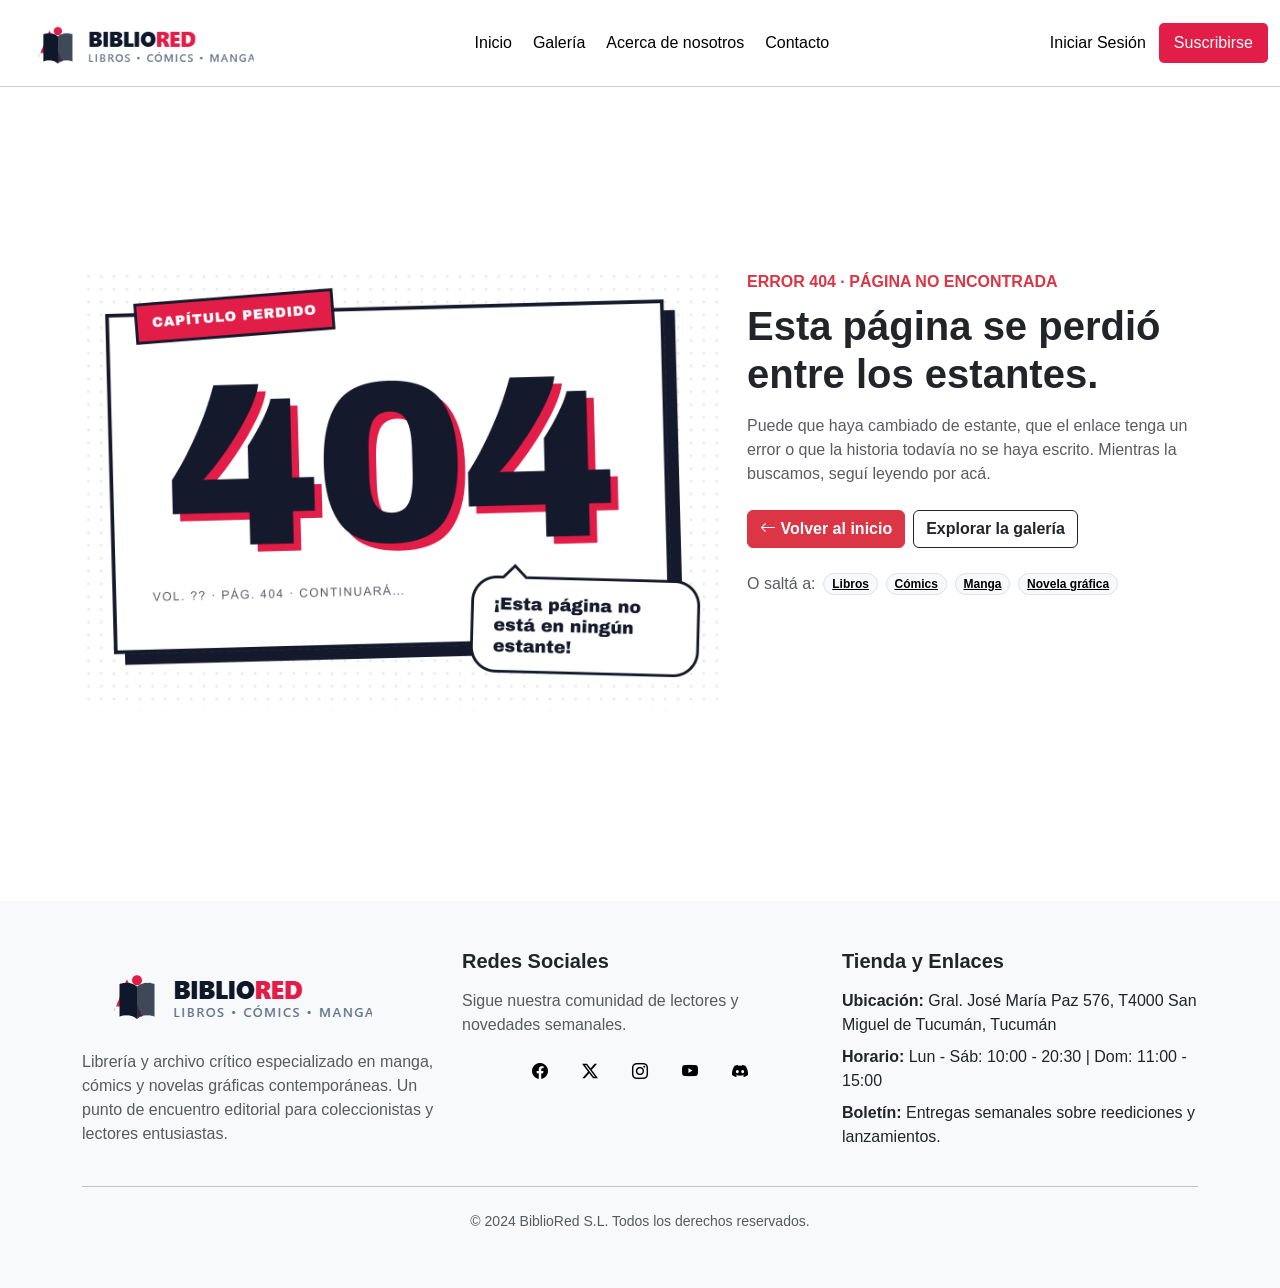
<file: pages/pag404.html>
<!doctype html>
<html lang="es">
  <head>
    <meta charset="UTF-8" />
    <meta name="viewport" content="width=device-width, initial-scale=1.0" />
    <title>Página no encontrada | BiblioRed</title>
    <meta
      name="description"
      content="BiblioRed es un blog sobre manga, cómics, novelas gráficas y literatura fantástica, con reseñas, novedades y recomendaciones de lectura."
    />
    <meta
      name="keywords"
      content="BiblioRed, manga, cómics, novelas gráficas, literatura fantástica, reseñas, novedades, recomendaciones de lectura"
    />
    <meta
      name="author"
      content="Facundo Di Berto, Samir Morhill, Nicolás Nanni, Leiza Gamalero y Paula Omonte"
    />
    <link rel="icon" href="../assets/img/favicon.png" type="image/x-icon" />
    <link
      href="https://cdn.jsdelivr.net/npm/bootstrap@5.3.8/dist/css/bootstrap.min.css"
      rel="stylesheet"
      integrity="sha384-sRIl4kxILFvY47J16cr9ZwB07vP4J8+LH7qKQnuqkuIAvNWLzeN8tE5YBujZqJLB"
      crossorigin="anonymous"
    />
    <link
      rel="stylesheet"
      href="https://cdn.jsdelivr.net/npm/bootstrap-icons@1.13.1/font/bootstrap-icons.min.css"
    />
    <link rel="stylesheet" href="../css/estilos.css" />
  </head>
  <body>
    <header class="sticky-top">
      <nav class="navbar navbar-expand-lg">
        <div class="container-fluid">
          <button
            class="navbar-toggler"
            type="button"
            data-bs-toggle="collapse"
            data-bs-target="#navbarSupportedContent"
            aria-controls="navbarSupportedContent"
            aria-expanded="false"
            aria-label="Toggle navigation"
          >
            <span class="navbar-toggler-icon"></span>
          </button>
          <a class="navbar-brand tamanio" href="../index.html"
            ><img
              class="w-100"
              src="../assets/img/logo-bibliored.png"
              alt="Logo de BiblioRed"
          /></a>
          <div class="collapse navbar-collapse" id="navbarSupportedContent">
            <ul class="navbar-nav mx-auto mb-2 mb-lg-0">
              <li class="nav-item espacio-items">
                <a
                  class="nav-link nav-botones"
                  aria-current="page"
                  href="../index.html"
                >
                  <i class="bi bi-house d-lg-none"></i>Inicio
                </a>
              </li>
              <li class="nav-item espacio-items">
                <a class="nav-link nav-botones" href="galeria-img.html"
                  ><i class="bi bi-book d-lg-none"></i>Galería</a
                >
              </li>
              <li class="nav-item espacio-items">
                <a class="nav-link nav-botones" href="sobre-nosotros.html"
                  ><i class="bi bi-info-circle d-lg-none"></i>Acerca de
                  nosotros</a
                >
              </li>
              <li class="nav-item espacio-items">
                <a class="nav-link nav-botones" href="contacto.html"
                  ><i class="bi bi-envelope d-lg-none"></i>Contacto</a
                >
              </li>
            </ul>
            <ul class="navbar-nav ms-auto mb-lg-0 my-3 my-lg-0 mx-lg-0">
              <li class="nav-item espacio-items">
                <a
                  class="nav-link nav-botones activo1 justify-content-center my-1"
                  href="login.html"
                  ><i class="bi bi-box-arrow-in-right d-lg-none"></i>Iniciar
                  Sesión</a
                >
              </li>
              <li class="nav-item espacio-items">
                <button
                  type="button"
                  class="btn-tercery container-fluid"
                  data-bs-toggle="modal"
                  data-bs-target="#staticBackdrop"
                >
                  Suscribirse
                </button>
              </li>
            </ul>
          </div>
        </div>
      </nav>
    </header>

    <main class="main-404">
      <section class="container py-5 container-columnas">
        <div class="row">
          <div class="col-lg-7 centrar-col">
            <img
              src="../assets/img/vineta-404-alta-resolucion.png"
              alt="Ilustración de error 404 estilo cómic"
              class="img-fluid"
            />
          </div>

          <div class="col-lg-5 centrar-col">
            <p class="text-danger fw-bold mb-2">
              ERROR 404 · PÁGINA NO ENCONTRADA
            </p>
            <h1 class="fw-bold mb-3">
              Esta página se perdió entre los estantes.
            </h1>
            <p class="text-muted mb-4">
              Puede que haya cambiado de estante, que el enlace tenga un error o
              que la historia todavía no se haya escrito. Mientras la buscamos,
              seguí leyendo por acá.
            </p>

            <div class="d-flex gap-2 mb-4">
              <a href="../index.html" class="btn btn-danger fw-bold">
                <i class="bi bi-arrow-left"></i> Volver al inicio
              </a>
              <a href="galeria-img.html" class="btn btn-outline-dark fw-bold">
                Explorar la galería
              </a>
            </div>

            <div class="d-flex align-items-center flex-wrap gap-2">
              <span class="text-muted">O saltá a:</span>
              <a
                href="./pag404.html"
                class="badge rounded-pill text-bg-light border"
                >Libros</a
              >
              <a
                href="./pag404.html"
                class="badge rounded-pill text-bg-light border"
                >Cómics</a
              >
              <a
                href="./pag404.html"
                class="badge rounded-pill text-bg-light border"
                >Manga</a
              >
              <a
                href="./pag404.html"
                class="badge rounded-pill text-bg-light border"
                >Novela gráfica</a
              >
            </div>
          </div>
        </div>
      </section>
    </main>

    <footer class="bg-light py-5">
      <div class="container">
        <div class="row">
          <div class="col-lg-4 col-md-6 col-sm-12 mb-4 mb-lg-0">
            <img
              src="../assets/img/logo-bibliored.png"
              alt="BiblioRed"
              class="mb-3"
            />
            <p class="text-muted">
              Librería y archivo crítico especializado en manga, cómics y
              novelas gráficas contemporáneas. Un punto de encuentro editorial
              para coleccionistas y lectores entusiastas.
            </p>
          </div>

          <div class="col-lg-4 col-md-6 col-sm-12 mb-4 mb-lg-0">
            <h5 class="fw-bold mb-3">Redes Sociales</h5>
            <p class="text-muted">
              Sigue nuestra comunidad de lectores y novedades semanales.
            </p>
            <div class="d-flex gap-2 text-center justify-content-center">
              <a href="./pag404.html" class="btn btn-light rounded-circle"
                ><i class="bi bi-facebook"></i
              ></a>
              <a href="./pag404.html" class="btn btn-light rounded-circle"
                ><i class="bi bi-twitter-x"></i
              ></a>
              <a href="./pag404.html" class="btn btn-light rounded-circle"
                ><i class="bi bi-instagram"></i
              ></a>
              <a href="./pag404.html" class="btn btn-light rounded-circle"
                ><i class="bi bi-youtube"></i
              ></a>
              <a href="./pag404.html" class="btn btn-light rounded-circle"
                ><i class="bi bi-discord"></i
              ></a>
            </div>
          </div>

          <div class="col-lg-4 col-md-12 col-sm-12">
            <h5 class="fw-bold mb-3">Tienda y Enlaces</h5>
            <p class="mb-2">
              <strong>Ubicación:</strong> Gral. José María Paz 576, T4000 San
              Miguel de Tucumán, Tucumán
            </p>
            <p class="mb-2">
              <strong>Horario:</strong> Lun - Sáb: 10:00 - 20:30 | Dom: 11:00 -
              15:00
            </p>
            <p class="mb-2">
              <strong>Boletín:</strong> Entregas semanales sobre reediciones y
              lanzamientos.
            </p>
          </div>
        </div>

        <hr class="my-4" />
        <div class="text-center text-muted small pb-2">
          © 2024 BiblioRed S.L. Todos los derechos reservados.
        </div>
      </div>
    </footer>
    <div
      class="modal fade"
      id="staticBackdrop"
      data-bs-backdrop="static"
      data-bs-keyboard="false"
      tabindex="-1"
      aria-labelledby="staticBackdropLabel"
      aria-hidden="true"
    >
      <div class="modal-dialog">
        <div class="modal-content">
          <div class="modal-header border-0">
            <h1 class="modal-title fs-5 fw-bold" id="staticBackdropLabel">
              Suscripción a Novedades
            </h1>
            <button
              type="button"
              class="btn-close"
              data-bs-dismiss="modal"
              aria-label="Close"
            ></button>
          </div>
          <div class="text-justify p-3">
            Recibe notificaciones inmediatas sobre nuevos tomos, mangas
            limitados y reseñas
          </div>
          <div class="modal-body">
            <div class="mb-3">
              <label for="nombre" class="form-label FW-bold"
                >Nombre Completo</label
              >
              <input
                type="text"
                class="form-control"
                id="nombre"
                placeholder="Tu nombre o alias de lector"
              />
            </div>
            <div class="mb-3">
              <label for="email" class="form-label fw-bold"
                >Correo electrónico</label
              >
              <input
                type="email"
                class="form-control"
                id="email"
                placeholder="ejemplo@correo.com"
              />
            </div>
            <div class="mb-3">
              <label for="categoria" class="form-label fw-bold"
                >Categoría preferida</label
              >
              <select class="form-control" id="categoria">
                <option value="" disabled selected hidden>
                  Manga, Libro, Revista
                </option>
                <option value="1">Manga</option>
                <option value="2">Libro</option>
                <option value="3">Revista</option>
              </select>
            </div>
            <div class="modal-footer">
              <button
                type="button"
                class="btn btn-danger bg-white text-black border-dark"
              >
                Cancelar
              </button>
              <button type="button" class="btn btn-danger">
                Confirmar Suscripción
              </button>
            </div>
          </div>
        </div>
      </div>
    </div>
    <script
      src="https://cdn.jsdelivr.net/npm/bootstrap@5.3.8/dist/js/bootstrap.bundle.min.js"
      integrity="sha384-FKyoEForCGlyvwx9Hj09JcYn3nv7wiPVlz7YYwJrWVcXK/BmnVDxM+D2scQbITxI"
      crossorigin="anonymous"
    ></script>
  </body>
</html>
</file>
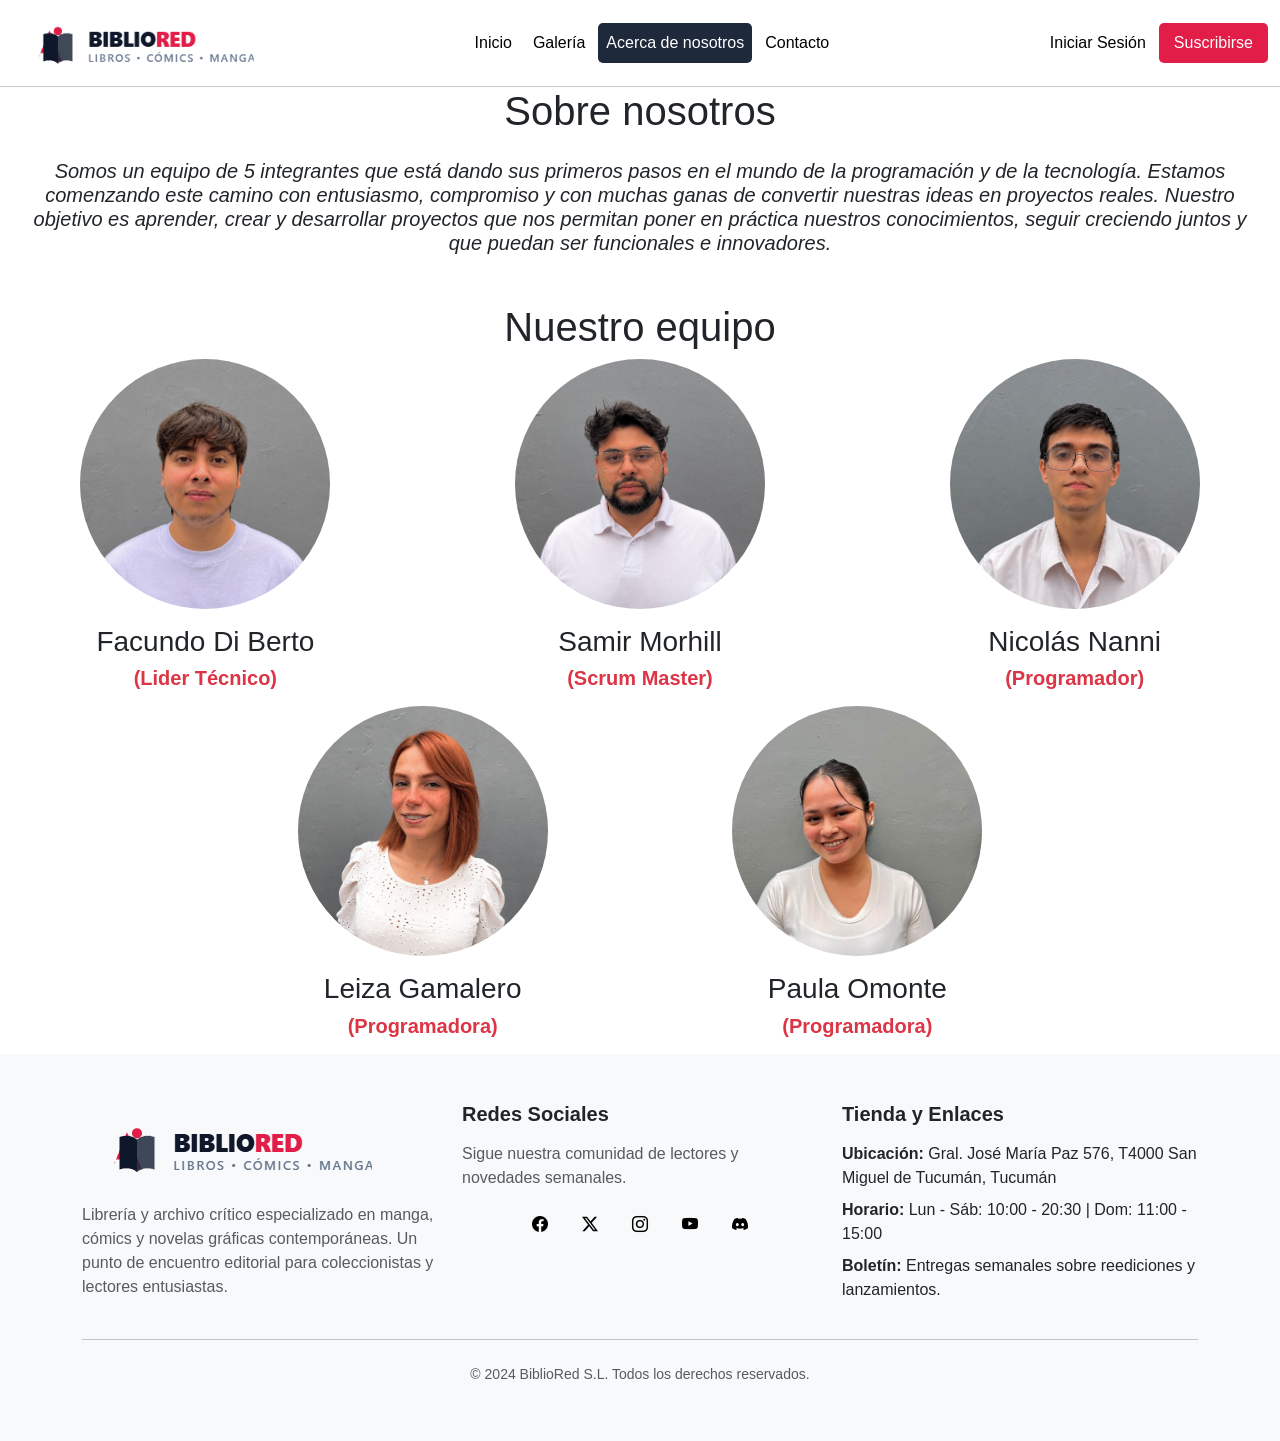
<file: pages/sobre-nosotros.html>
<!doctype html>
<html lang="es">
  <head>
    <meta charset="UTF-8" />
    <meta name="viewport" content="width=device-width, initial-scale=1.0" />
    <title>Acerca de nosotros | BiblioRed</title>
    <meta
      name="description"
      content="BiblioRed es un blog sobre manga, cómics, novelas gráficas y literatura fantástica, con reseñas, novedades y recomendaciones de lectura."
    />
    <meta
      name="keywords"
      content="BiblioRed, manga, cómics, novelas gráficas, literatura fantástica, reseñas, novedades, recomendaciones de lectura"
    />
    <meta
      name="author"
      content="Facundo Di Berto, Samir Morhill, Nicolás Nanni, Leiza Gamalero y Paula Omonte"
    />
    <link rel="icon" href="../assets/img/favicon.png" type="image/x-icon" />
    <link
      href="https://cdn.jsdelivr.net/npm/bootstrap@5.3.8/dist/css/bootstrap.min.css"
      rel="stylesheet"
      integrity="sha384-sRIl4kxILFvY47J16cr9ZwB07vP4J8+LH7qKQnuqkuIAvNWLzeN8tE5YBujZqJLB"
      crossorigin="anonymous"
    />
    <link
      rel="stylesheet"
      href="https://cdn.jsdelivr.net/npm/bootstrap-icons@1.13.1/font/bootstrap-icons.min.css"
    />
    <link rel="stylesheet" href="../css/estilos.css" />
  </head>
  <body class="pagina-nosotros">
    <header class="sticky-top">
      <nav class="navbar navbar-expand-lg">
        <div class="container-fluid">
          <button
            class="navbar-toggler"
            type="button"
            data-bs-toggle="collapse"
            data-bs-target="#navbarSupportedContent"
            aria-controls="navbarSupportedContent"
            aria-expanded="false"
            aria-label="Toggle navigation"
          >
            <span class="navbar-toggler-icon"></span>
          </button>
          <a class="navbar-brand tamanio" href="../index.html"
            ><img
              class="w-100"
              src="../assets/img/logo-bibliored.png"
              alt="Logo de BiblioRed"
          /></a>
          <div class="collapse navbar-collapse" id="navbarSupportedContent">
            <ul class="navbar-nav mx-auto mb-2 mb-lg-0">
              <li class="nav-item espacio-items">
                <a
                  class="nav-link nav-botones"
                  aria-current="page"
                  href="../index.html"
                >
                  <i class="bi bi-house d-lg-none"></i>Inicio
                </a>
              </li>
              <li class="nav-item espacio-items">
                <a class="nav-link nav-botones" href="galeria-img.html"
                  ><i class="bi bi-book d-lg-none"></i>Galería</a
                >
              </li>
              <li class="nav-item espacio-items">
                <a
                  class="nav-link nav-botones activo activo-mobile"
                  href="sobre-nosotros.html"
                  ><i class="bi bi-info-circle d-lg-none"></i>Acerca de
                  nosotros</a
                >
              </li>
              <li class="nav-item espacio-items">
                <a class="nav-link nav-botones" href="contacto.html"
                  ><i class="bi bi-envelope d-lg-none"></i>Contacto</a
                >
              </li>
            </ul>
            <ul class="navbar-nav ms-auto mb-lg-0 my-3 my-lg-0 mx-lg-0">
              <li class="nav-item espacio-items">
                <a
                  class="nav-link nav-botones activo1 justify-content-center my-1"
                  href="login.html"
                  ><i class="bi bi-box-arrow-in-right d-lg-none"></i>Iniciar
                  Sesión</a
                >
              </li>
              <li class="nav-item espacio-items">
                <button
                  type="button"
                  class="btn-tercery container-fluid"
                  data-bs-toggle="modal"
                  data-bs-target="#staticBackdrop"
                >
                  Suscribirse
                </button>
              </li>
            </ul>
          </div>
        </div>
      </nav>
    </header>
    <main>
      <div class="container-fluid">
        <h1 class="titulo-prinicipal text-center">Sobre nosotros</h1>
        <div class="row h-100">
          <div
            class="col-md-12 d-flex align-items-center justify-content-center"
          >
            <h5 class="card-text text-center fst-italic p-3 pb-5">
              Somos un equipo de 5 integrantes que está dando sus primeros pasos
              en el mundo de la programación y de la tecnología. Estamos
              comenzando este camino con entusiasmo, compromiso y con muchas
              ganas de convertir nuestras ideas en proyectos reales. Nuestro
              objetivo es aprender, crear y desarrollar proyectos que nos
              permitan poner en práctica nuestros conocimientos, seguir
              creciendo juntos y que puedan ser funcionales e innovadores.
            </h5>
          </div>
        </div>
      </div>

      <h1 class="titulo-prinicipal text-center">Nuestro equipo</h1>

      <div class="container-fluid p-0">
        <div class="row h-100 p-0 justify-content-center">
          <div
            class="col-md-4 d-flex align-items-center justify-content-center"
          >
            <div class="card">
              <img
                src="../assets/img/Facundo.jpeg"
                class="card-img-top"
                alt="imagen de Facundo Di Berto"
              />
              <div class="card-body">
                <h3 class="card-title">Facundo Di Berto</h3>
                <h5 class="card-text fw-bold text-danger">(Lider Técnico)</h5>
              </div>
            </div>
          </div>
          <div
            class="col-md-4 d-flex align-items-center justify-content-center"
          >
            <div class="card">
              <img
                src="../assets/img/Samir2.jpeg"
                class="card-img-top"
                alt="Imagen de Samir Morhill"
              />
              <div class="card-body">
                <h3 class="card-title">Samir Morhill</h3>
                <h5 class="card-text fw-bold text-danger">(Scrum Master)</h5>
              </div>
            </div>
          </div>
          <div
            class="col-md-4 d-flex align-items-center justify-content-center"
          >
            <div class="card">
              <img
                src="../assets/img/Nicolas.jpeg"
                class="card-img-top"
                alt="Imagen de Nicolás Nanni"
              />
              <div class="card-body">
                <h3 class="card-title">Nicolás Nanni</h3>
                <h5 class="card-text fw-bold text-danger">(Programador)</h5>
              </div>
            </div>
          </div>
        </div>
      </div>

      <div class="container-fluid p-0">
        <div class="row h-100 justify-content-center">
          <div
            class="col-md-4 d-flex align-items-center justify-content-center text-center"
          >
            <div class="card">
              <img
                src="../assets/img/Leiza.jpeg"
                class="card-img-top"
                alt="Imagen de Leiza Gamalero"
              />
              <div class="card-body">
                <h3 class="card-title">Leiza Gamalero</h3>
                <h5 class="card-text fw-bold text-danger">(Programadora)</h5>
              </div>
            </div>
          </div>
          <div
            class="col-md-4 d-flex align-items-center justify-content-center text-center"
          >
            <div class="card">
              <img
                src="../assets/img/Paula.jpeg"
                class="card-img-top"
                alt="Imagen de Paula Omonte"
              />
              <div class="card-body">
                <h3 class="card-title">Paula Omonte</h3>
                <h5 class="card-text fw-bold text-danger">(Programadora)</h5>
              </div>
            </div>
          </div>
        </div>
      </div>
    </main>

    <footer class="bg-light py-5">
      <div class="container">
        <div class="row">
          <div class="col-lg-4 col-md-6 col-sm-12 mb-4 mb-lg-0">
            <img
              src="../assets/img/logo-bibliored.png"
              alt="BiblioRed"
              class="mb-3"
            />
            <p class="text-muted">
              Librería y archivo crítico especializado en manga, cómics y
              novelas gráficas contemporáneas. Un punto de encuentro editorial
              para coleccionistas y lectores entusiastas.
            </p>
          </div>

          <div class="col-lg-4 col-md-6 col-sm-12 mb-4 mb-lg-0">
            <h5 class="fw-bold mb-3">Redes Sociales</h5>
            <p class="text-muted">
              Sigue nuestra comunidad de lectores y novedades semanales.
            </p>
            <div class="d-flex gap-2 text-center justify-content-center">
              <a href="./pag404.html" class="btn btn-light rounded-circle"
                ><i class="bi bi-facebook"></i
              ></a>
              <a href="./pag404.html" class="btn btn-light rounded-circle"
                ><i class="bi bi-twitter-x"></i
              ></a>
              <a href="./pag404.html" class="btn btn-light rounded-circle"
                ><i class="bi bi-instagram"></i
              ></a>
              <a href="./pag404.html" class="btn btn-light rounded-circle"
                ><i class="bi bi-youtube"></i
              ></a>
              <a href="./pag404.html" class="btn btn-light rounded-circle"
                ><i class="bi bi-discord"></i
              ></a>
            </div>
          </div>

          <div class="col-lg-4 col-md-12 col-sm-12">
            <h5 class="fw-bold mb-3">Tienda y Enlaces</h5>
            <p class="mb-2">
              <strong>Ubicación:</strong> Gral. José María Paz 576, T4000 San
              Miguel de Tucumán, Tucumán
            </p>
            <p class="mb-2">
              <strong>Horario:</strong> Lun - Sáb: 10:00 - 20:30 | Dom: 11:00 -
              15:00
            </p>
            <p class="mb-2">
              <strong>Boletín:</strong> Entregas semanales sobre reediciones y
              lanzamientos.
            </p>
          </div>
        </div>

        <hr class="my-4" />
        <div class="text-center text-muted small pb-2">
          © 2024 BiblioRed S.L. Todos los derechos reservados.
        </div>
      </div>
    </footer>
    <div
      class="modal fade"
      id="staticBackdrop"
      data-bs-backdrop="static"
      data-bs-keyboard="false"
      tabindex="-1"
      aria-labelledby="staticBackdropLabel"
      aria-hidden="true"
    >
      <div class="modal-dialog">
        <div class="modal-content">
          <div class="modal-header border-0">
            <h1 class="modal-title fs-5 fw-bold" id="staticBackdropLabel">
              Suscripción a Novedades
            </h1>
            <button
              type="button"
              class="btn-close"
              data-bs-dismiss="modal"
              aria-label="Close"
            ></button>
          </div>
          <div class="text-justify p-3">
            Recibe notificaciones inmediatas sobre nuevos tomos, mangas
            limitados y reseñas
          </div>
          <div class="modal-body">
            <div class="mb-3">
              <label for="nombre" class="form-label FW-bold"
                >Nombre Completo</label
              >
              <input
                type="text"
                class="form-control"
                id="nombre"
                placeholder="Tu nombre o alias de lector"
              />
            </div>
            <div class="mb-3">
              <label for="email" class="form-label fw-bold"
                >Correo electrónico</label
              >
              <input
                type="email"
                class="form-control"
                id="email"
                placeholder="ejemplo@correo.com"
              />
            </div>
            <div class="mb-3">
              <label for="categoria" class="form-label fw-bold"
                >Categoría preferida</label
              >
              <select class="form-control" id="categoria">
                <option value="" disabled selected hidden>
                  Manga, Libro, Revista
                </option>
                <option value="1">Manga</option>
                <option value="2">Libro</option>
                <option value="3">Revista</option>
              </select>
            </div>
            <div class="modal-footer">
              <button
                type="button"
                class="btn btn-danger bg-white text-black border-dark"
              >
                Cancelar
              </button>
              <button type="button" class="btn btn-danger">
                Confirmar Suscripción
              </button>
            </div>
          </div>
        </div>
      </div>
    </div>
    <script
      src="https://cdn.jsdelivr.net/npm/bootstrap@5.3.8/dist/js/bootstrap.bundle.min.js"
      integrity="sha384-FKyoEForCGlyvwx9Hj09JcYn3nv7wiPVlz7YYwJrWVcXK/BmnVDxM+D2scQbITxI"
      crossorigin="anonymous"
    ></script>
  </body>
</html>
</file>
<file: css/estilos.css>
* {
  padding: 0;
  margin: 0;
  box-sizing: border-box;
  font-family: "roboto", sans-serif;
}

/************* Base para mobile *************/

/* Navbar */

.navbar {
  border-bottom: 1px solid #ccc;
  background-color: white;
  padding: 0px;
}

.navbar .tamanio {
  width: 200px;
  margin: auto;
}

.navbar .nav-botones {
  color: black;
  display: flex;
  gap: 10px;
}

.navbar .nav-suscribirse {
  background-color: #e11d48;
  color: #fff;
  border-radius: 5px;
  gap: 10px;
}
.navbar .nav-suscribirse:hover {
  background-color: #f02853;
  color: #fff;
  border-radius: 5px;
}

.navbar .espacio-items {
  margin-left: 5px;
}

.navbar .activo1 {
  background-color: #1e293b;
  color: #fff;
  border-radius: 5px;
}
.navbar .activo-mobile {
  color: #e11d48;
}
/* Botóns de suscribirse de Nico */
.btn-tercery {
  background-color: #e11d48;
  color: #fff;
  border-radius: 5px;
  padding: 8px 15px;
  border: none;
  cursor: pointer;
  transition: all 0.3s ease-in-out;
  margin-top: 4px;
  gap: 10px;
}

.btn-tercery:hover {
  background-color: #f02853;
  color: #fff;
  border-radius: 5px;
}

.btn-primary {
  background-color: #e11d48;
  color: #ffffff;
  border-radius: 5px;
  font-size: 15px;
  padding: 2px 10px 2px 10px;
}
.btn-secondary {
  background-color: #ffffff;
  color: #000000;
  border-radius: 5px;
  font-size: 15px;
  padding: 2px 10px 2px 10px;
  font-weight: 750;
}
.modal-title {
  font-weight: 800;
}
/* Breakpoints */

/** Pagina principal - Slider **/

.carousel-inner .carousel-item {
  height: calc(100vh - 67.625px);
  position: relative;
  top: 0;
}

.carousel-inner .carousel-item img {
  height: 100%;
  object-fit: cover;
}

.overlay-hero {
  position: absolute;
  top: 0;
  left: 0;
  right: 0;
  bottom: 0;
  background-color: rgba(3, 3, 39, 0.808);
  z-index: 1;
}

.overlay-hero h1 {
  font-size: 32px;
  font-weight: 700;
  max-width: 80%;
}
.overlay-hero .p-size {
  font-size: 32px;
  font-weight: 700;
  max-width: 80%;
}
.overlay-hero p {
  font-size: 18px;
  max-width: 80%;
}
.overlay-hero .span-badge {
  font-size: 16px;
}

/* Pagina principal - Cards */

.h2-card {
  font-size: 32px;
  font-weight: 700;
}

.card img {
  height: 30vh;
  object-fit: cover;
}

.badge-cards {
  background-color: #fff;
  color: #e11d48;
  font-size: 16px;
  padding: 0px;
}

.tres-puntitos {
  display: -webkit-box;
  -webkit-line-clamp: 3;
  line-clamp: 3;
  -webkit-box-orient: vertical;
  overflow: hidden;
}

.btn-card {
  background-color: #1e293b;
  color: #fff;
  border-radius: 5px;
}

.pag-color .page-link {
  border: none;
  color: #1e293b;
  font-weight: 600;
}
.pag-color .page-item.active .page-link {
  background-color: #1e293b;
  color: #fff;
}

.card-body .bi-calendar-event {
  color: #e11d48;
}

.card-body .cal-autor {
  font-weight: 700;
}
.nav-pills .page-item {
  margin: 0 5px;
}

.nav-pills .page-link {
  color: #000000;
  background-color: #fff;
  border: 1px solid #dee2e6;
  border-radius: 5px;
  padding: 8px 16px;
  transition: all 0.2s ease-in-out;
  text-decoration: none;
}

.nav-pills .page-link.active {
  background-color: #000102;
  color: #fff;
  border-color: #000000;
}

.nav-pills .page-link:hover {
  background-color: #e9ecef;
  color: #000000;
  border-color: #dde1e5;
}

.nav-pills .page-link.active:hover {
  background-color: #000000;
  color: #fff;
}

/* Pagina 404 */
.main-404 .container-columnas {
  min-height: calc(100vh - 67.66px);
}

/************ Breakpoint: Desktop *************/

@media (min-width: 992px) {
  /* Navbar */

  .navbar .activo1 {
    background-color: white;
    color: black;
  }

  .navbar .activo {
    background-color: #1e293b;
    color: #fff;
    border-radius: 5px;
  }

  .navbar .nav-botones {
    transition: all 0.3s ease-in-out;
  }

  .navbar .nav-botones:hover {
    background-color: #1e293b;
    color: #fff;
    border-radius: 5px;
  }

  .navbar .tamanio {
    width: 250px;
    padding-bottom: 10px;
  }

  .navbar img {
    width: auto;
    object-fit: cover;
  }

  /* Slider */
  .carousel-inner .carousel-item {
    height: calc(100vh - 86.625px);
  }

  .overlay-hero h1 {
    font-size: 48px;
    max-width: 900px;
  }
  .overlay-hero .p-size {
    font-size: 48px;
    max-width: 900px;
  }
  .overlay-hero p {
    font-size: 24px;
    max-width: 700px;
  }
  .overlay-hero .span-badge {
    font-size: 18px;
  }
  .overlay-hero .btn {
    font-size: 20px;
    padding: 8px 20px;
  }

  /* Cards index.html*/
  .section-cards-index .card {
    transition: all 0.3s ease-in-out;
  }

  .section-cards-index .card:hover {
    transform: scale(1.01);
    border: 1px solid #1e293b;
  }
  .section-cards-index .card .btn-card:hover {
    background-color: #f02853;
    color: #fff;
    border-radius: 5px;
  }

  .flex-lg-row .position-relative {
    width: 280px;
    flex-shrink: 0;
  }

  .flex-lg-row .card-img-top {
    width: 100%;
    height: 100%;
  }

  /* Pagina 404 */
  .main-404 .container-columnas {
    min-height: calc(100vh - 85.83px);
  }

  .main-404 .container-columnas .centrar-col {
    margin-top: 15vh;
  }
}

/* Iniciar Sesión / PARTE CSS DE SAMIR*/
.btn-iniciar-sesion {
  background-color: #e11d48;
  color: #fff;
  border-radius: 5px;
  padding: 10px 20px;
  border: none;
  cursor: pointer;
  transition: all 0.3s ease-in-out;
}

/* Acerca de Nosotros / PARTE CSS DE PAULA*/
.pagina-nosotros .card {
  width: 250px;
  border: none;
  text-align: center;
  transition: all 0.3s ease-in-out;
}

.pagina-nosotros .card:hover {
    transform: scale(1.05);
  }

.pagina-nosotros .card:active {
  transform: scale(1.05);
}


.pagina-nosotros .card img {
  width: 250px;
  border-radius: 50%;
  height: 250px;
  object-fit: cover;
}

.btn-verDetalles-galeria {
  font-size: 15px;
}
/* PÁGINA CONTACTO */

.titulo {
  margin-bottom: 20px;
}

.titulo h1 {
  color: #111827;
  margin-bottom: 5px;
}

.formulario,
.ubicacion {
  background-color: #fff;
  padding: 18px;
  border-radius: 6px;
}

.formulario h2,
.ubicacion h2 {
  font-size: 18px;
  margin-top: 0;
}

.fila {
  display: grid;
  grid-template-columns: 1fr 1fr;
  gap: 12px;
}

.campo {
  margin-bottom: 12px;
}

.campo label {
  display: block;
  font-size: 13px;
  margin-bottom: 5px;
}

.campo input,
.campo textarea {
  width: 100%;
  box-sizing: border-box;
  border: none;
  background-color: #eef4ff;
  padding: 11px;
  border-radius: 3px;
}

.campo textarea {
  height: 105px;
}

.boton-enviar {
  background-color: #e11d48;
  color: white;
  border: none;
  padding: 11px 18px;
  border-radius: 3px;
  cursor: pointer;
}

.mapa {
  width: 100%;
  height: 160px;
}

.mapa iframe {
  width: 100%;
  height: 100%;
  border: none;
}

.datos p {
  font-size: 13px;
  line-height: 1.5;
}
/* columna dos  */
/* BUSQUEDA EDITORIAL Y CATEGORIAS */

.panel-editorial {
  width: 100%;
  max-width: 440px;
  margin: 0 auto;
  padding: 4px;
  background-color: #f8f9fd;
  font-family: Arial, sans-serif;
  color: #111827;
  box-sizing: border-box;
  text-align: left;
}

/* RECUADROS BLANCOS */

.panel-editorial .busqueda-editorial,
.panel-editorial .categorias-editorial {
  background-color: #ffffff;
  border: 1px solid #d9e2f0;
  border-radius: 12px;
  padding: 22px 20px;
  margin-bottom: 20px;
  box-shadow: 0 2px 8px rgba(0, 0, 0, 0.05);
  box-sizing: border-box;
}

/* TITULOS */

.panel-editorial h2 {
  font-family: Georgia, serif;
  font-size: 24px;
  font-weight: bold;
  color: #111827;
  margin: 0;
  display: flex;
  align-items: center;
  gap: 12px;
  line-height: 1.3;
  text-align: left;
}

/* ICONOS ROSAS */

.panel-editorial .icono-rojo {
  color: #e11d48;
  font-size: 25px;
  margin: 0;
}

/* TEXTO DE BUSQUEDA */

.panel-editorial .busqueda-editorial p {
  color: #5b6470;
  font-size: 16px;
  line-height: 1.6;
  margin: 12px 0;
  text-align: left;
}

/* BUSCADOR */

.panel-editorial .form-busqueda {
  display: flex;
  flex-direction: row;
  align-items: stretch;
  gap: 10px;
  width: 100%;
  margin-top: 12px;
}

.panel-editorial .form-busqueda input {
  flex: 1;
  min-width: 0;
  width: auto;
  height: 52px;
  padding: 0 16px;
  background-color: #eef4ff;
  border: none;
  border-radius: 5px;
  font-size: 16px;
  color: #111827;
  box-sizing: border-box;
}

/* BOTON ROSA */

.panel-editorial .form-busqueda button {
  flex: 0 0 63px;
  height: 52px;
  background-color: #e11d48;
  color: #ffffff;
  border: none;
  border-radius: 5px;
  font-size: 22px;
  cursor: pointer;
}

.panel-editorial .form-busqueda button:hover {
  background-color: #be123c;
}

/* ENCABEZADO CATEGORIAS */

.panel-editorial .encabezado-categorias {
  display: flex;
  flex-direction: row;
  align-items: center;
  justify-content: space-between;
  gap: 8px;
  padding-bottom: 12px;
  border-bottom: 1px solid #d9e2f0;
}

.panel-editorial .total-generos {
  font-size: 14px;
  font-weight: bold;
  color: #111827;
  white-space: nowrap;
}

/* LISTA DE CATEGORIAS */

.panel-editorial .lista-categorias {
  padding-top: 8px;
}

.panel-editorial .categoria {
  display: flex;
  flex-direction: row;
  align-items: center;
  justify-content: space-between;
  gap: 10px;
  min-height: 55px;
  padding: 8px 10px;
  font-size: 18px;
  color: #111827;
  box-sizing: border-box;
  text-align: left;
}

/* NUMEROS CELESTES */

.panel-editorial .cantidad {
  display: inline-block;
  background-color: #eef4ff;
  color: #111827;
  border-radius: 20px;
  padding: 3px 10px;
  font-size: 14px;
  font-weight: bold;
  flex-shrink: 0;
}
</file>
